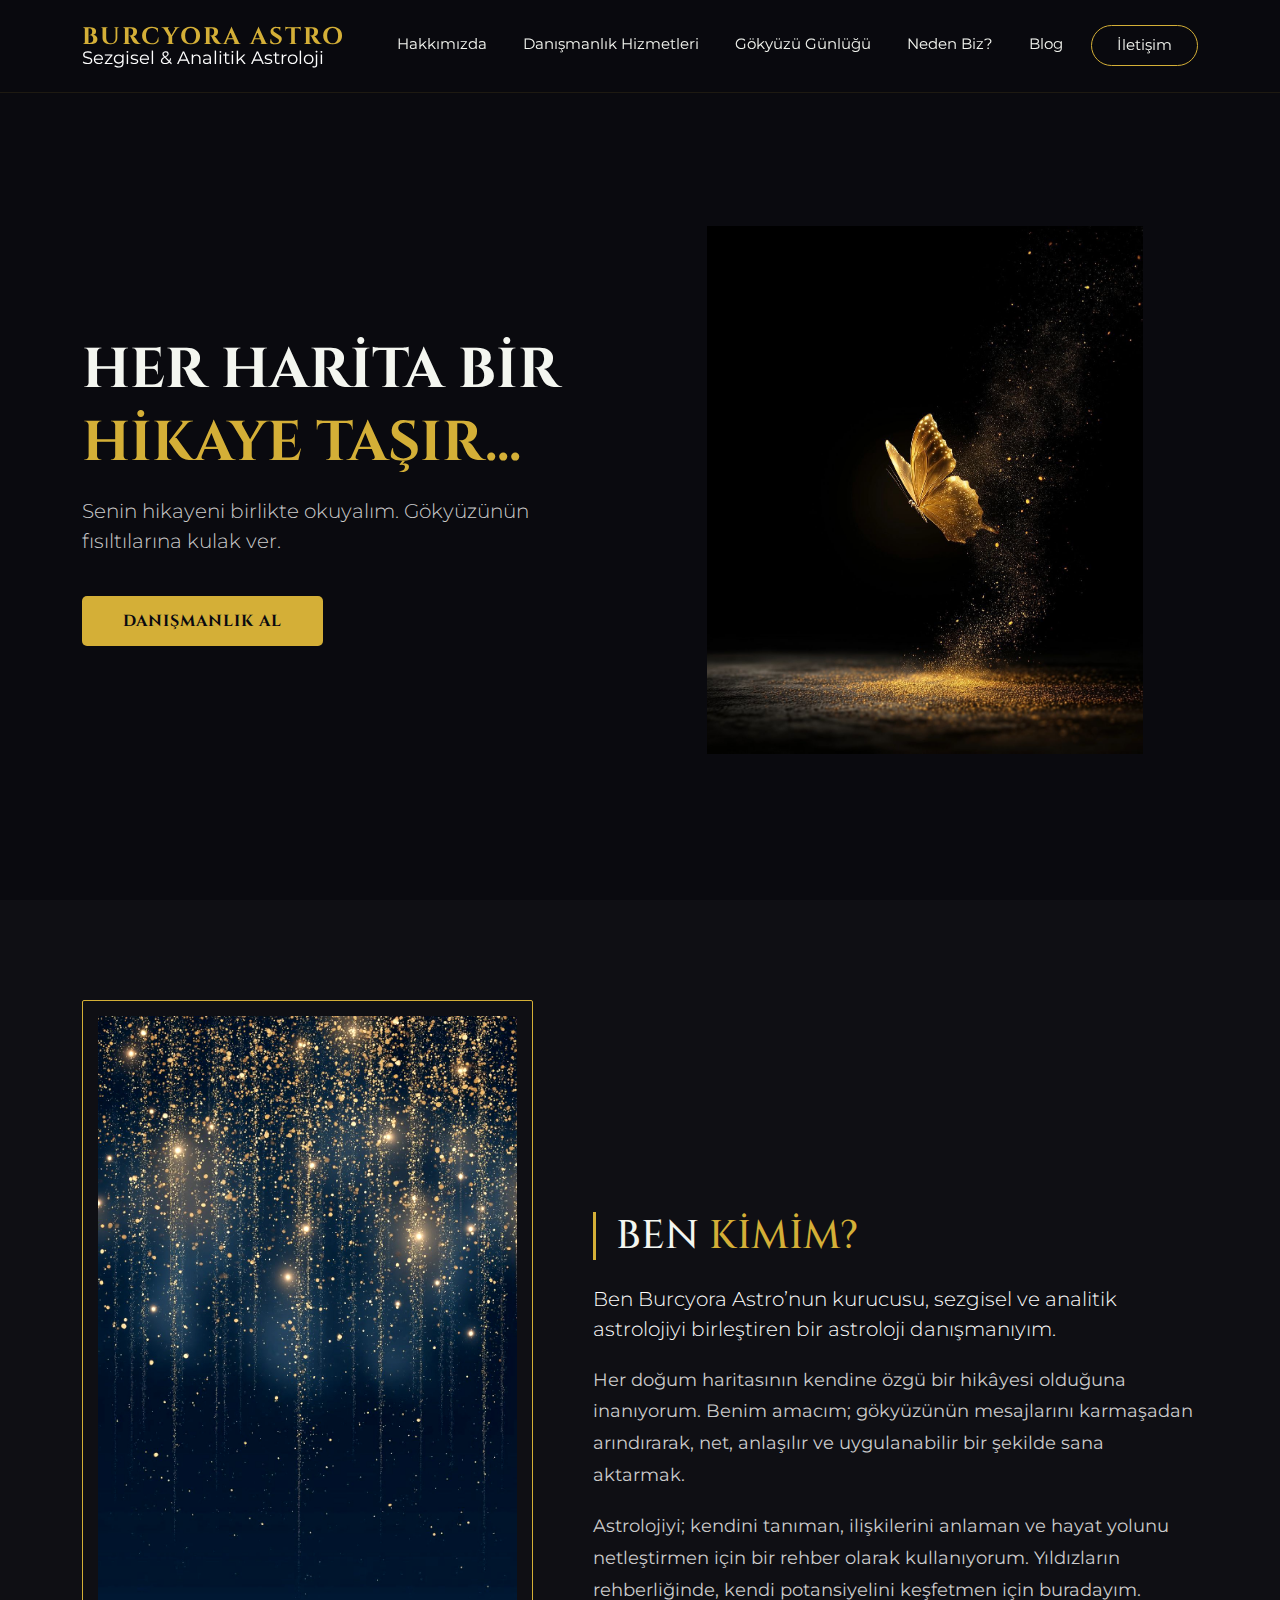
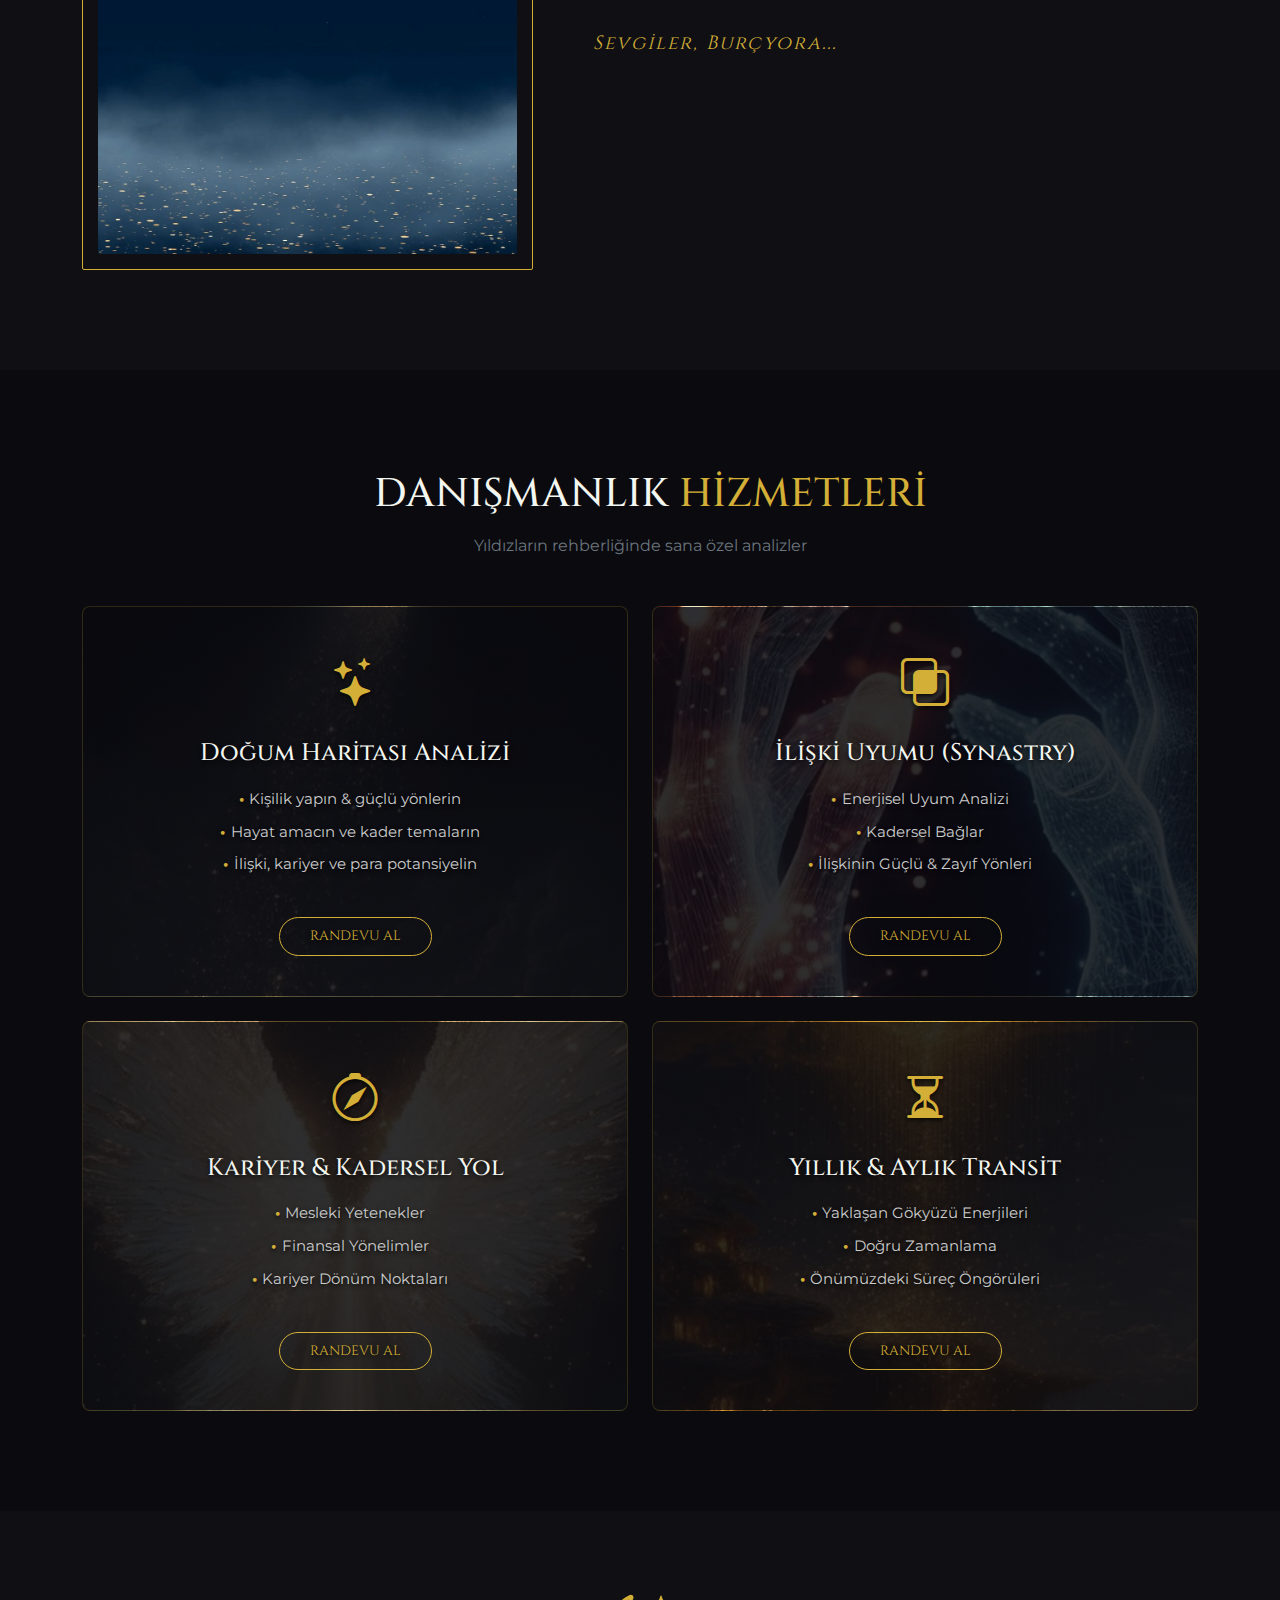
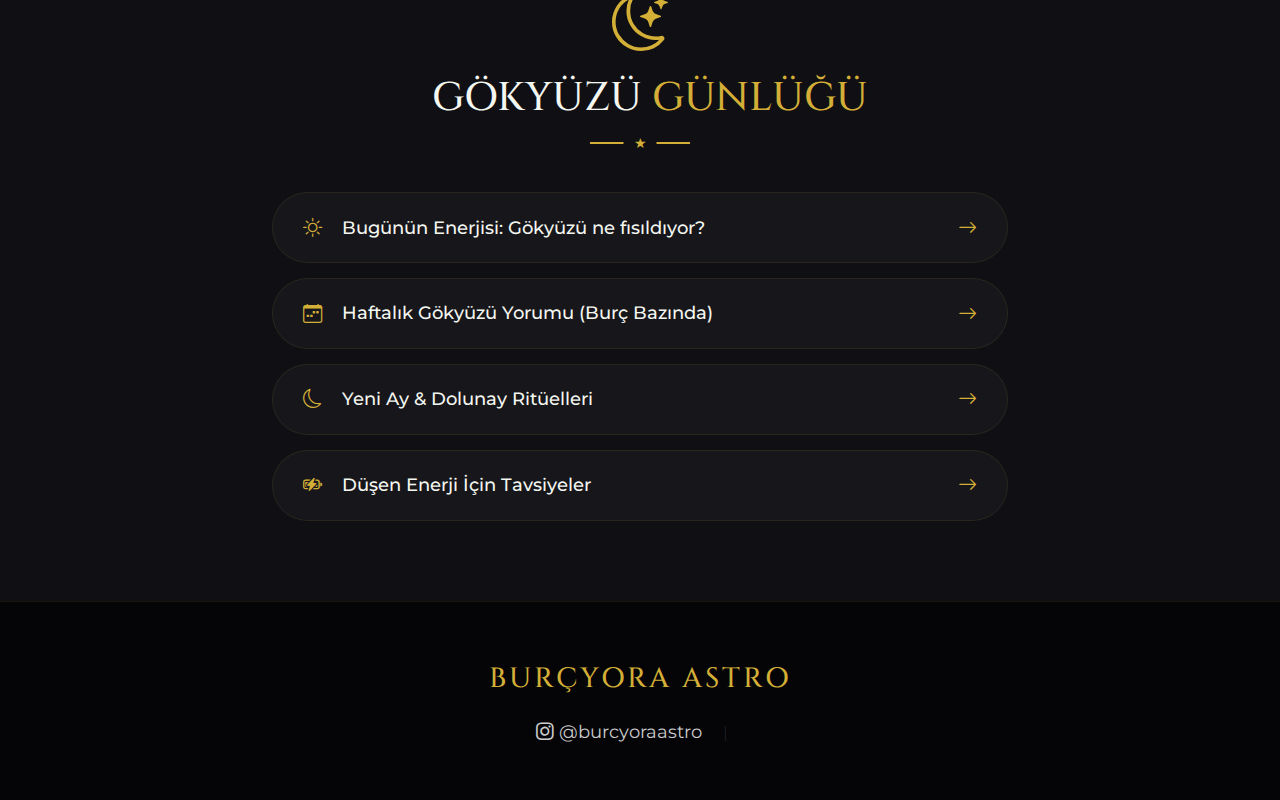
<file: index.html>
<!DOCTYPE html>
<html lang="tr">

<head>
    <meta charset="UTF-8">
    <meta name="viewport" content="width=device-width, initial-scale=1.0">
    <title>Burçyora Astro</title>
    <link href="https://cdn.jsdelivr.net/npm/bootstrap@5.3.0/dist/css/bootstrap.min.css" rel="stylesheet">
    <link
        href="https://fonts.googleapis.com/css2?family=Cinzel:wght@400;700&family=Montserrat:wght@300;400&display=swap"
        rel="stylesheet">
    <link rel="stylesheet" href="https://cdn.jsdelivr.net/npm/bootstrap-icons@1.11.0/font/bootstrap-icons.css">
    <link rel="stylesheet" href="style.css">
</head>

<body>

    <nav class="navbar navbar-expand-lg fixed-top">
        <div class="container">
            <!-- <a class="navbar-brand logo-text" href="/index.html">BURCYORA ASTRO </a> -->
            <a class="navbar-brand d-flex flex-column" href="/index.html" style="line-height: 1;">
                <span class="logo-text">BURCYORA ASTRO</span>
                <span class="logo-slogan small" style="color: white">Sezgisel & Analitik Astroloji</span>
            </a>


            <button class="navbar-toggler" type="button" data-bs-toggle="collapse" data-bs-target="#navbarNav">
                <span class="navbar-toggler-icon" style="filter: invert(1);"></span>
            </button>

            <div class="collapse navbar-collapse justify-content-end" id="navbarNav">
                <ul class="navbar-nav">
                    <ul class="navbar-nav">
                        <li class="nav-item"><a class="nav-link" href="/about.html">Hakkımızda</a></li>
                        <li class="nav-item"><a class="nav-link" href="/consultancy.html">Danışmanlık Hizmetleri</a>
                        </li>
                        <li class="nav-item"><a class="nav-link" href="/skydiary.html">Gökyüzü Günlüğü</a></li>
                        <li class="nav-item"><a class="nav-link" href="/whyus.html">Neden Biz?</a></li>
                        <li class="nav-item"><a class="nav-link" href="/blog.html">Blog</a></li>
                        <li class="nav-item"><a class="nav-link btn-iletisim" href="/danismanlik.html">İletişim</a></li>
                    </ul>
                </ul>
            </div>
        </div>
    </nav>

    <section class="hero-section d-flex align-items-center">
        <div class="container">
            <div class="row align-items-center">
                <div class="col-lg-6 hero-content">
                    <h1 class="display-4 fw-bold">HER HARİTA BİR <br> <span class="text-gold">HİKAYE TAŞIR...</span>
                    </h1>
                    <p class="lead mt-3">Senin hikayeni birlikte okuyalım. Gökyüzünün fısıltılarına kulak ver.</p>
                    <a href="/danismanlik.html" class="btn btn-gold mt-4">DANIŞMANLIK AL</a>
                </div>

                <div class="col-lg-6 text-center position-relative">
                    <div class="glow-effect"></div>
                    <img src="/assets/img/mainpage.jpeg" alt="Astroloji ve Kelebek" class="img-fluid hero-image">
                </div>
            </div>
        </div>
    </section>
    <section id="hakkimizda" class="about-section">
        <div class="container">
            <div class="row align-items-center">

                <div class="col-lg-5 mb-4 mb-lg-0">
                    <div class="about-image-box">
                        <img src="/assets/img/benkimim.jpeg" alt="Astroloğunuz" class="img-fluid w-100">
                    </div>
                </div>

                <div class="col-lg-7 ps-lg-5">
                    <h2 class="section-title">BEN <span class="text-gold">KİMİM?</span></h2>

                    <p class="lead text-white mt-4">
                        Ben Burcyora Astro’nun kurucusu,
                        sezgisel ve analitik astrolojiyi birleştiren bir astroloji danışmanıyım.
                    </p>

                    <p class="about-text">
                        Her doğum haritasının kendine özgü bir hikâyesi olduğuna inanıyorum.
                        Benim amacım; gökyüzünün mesajlarını karmaşadan arındırarak,
                        net, anlaşılır ve uygulanabilir bir şekilde sana aktarmak.
                    </p>
                    <p class="about-text">
                        Astrolojiyi;
                        kendini tanıman, ilişkilerini anlaman ve hayat yolunu netleştirmen için
                        bir rehber olarak kullanıyorum.

                        Yıldızların rehberliğinde, kendi potansiyelini keşfetmen için buradayım.
                    </p>

                    <div class="mt-4">
                        <span class="signature">Sevgiler, Burçyora...</span>
                    </div>
                </div>

            </div>
        </div>
    </section>
    <section id="hizmetler" class="services-section">
        <div class="container">
            <div class="text-center mb-5">
                <h2 class="section-title d-inline-block border-0">DANIŞMANLIK <span class="text-gold">HİZMETLERİ</span>
                </h2>
                <p class="text-secondary mt-2">Yıldızların rehberliğinde sana özel analizler</p>
            </div>

            <div class="row g-4">

                <div class="col-md-6">
                    <div class="service-box box-1 text-center">
                        <div class="icon-wrapper">
                            <i class="bi bi-stars"></i>
                        </div>
                        <h3>Doğum Haritası Analizi</h3>
                        <ul class="service-list">
                            <li>Kişilik yapın & güçlü yönlerin</li>
                            <li>Hayat amacın ve kader temaların</li>
                            <li>İlişki, kariyer ve para potansiyelin</li>
                        </ul>
                        <a href="#" class="btn btn-outline-gold mt-3">Randevu Al</a>
                    </div>
                </div>

                <div class="col-md-6">
                    <div class="service-box box-2 text-center">
                        <div class="icon-wrapper">
                            <i class="bi bi-intersect"></i>
                        </div>
                        <h3>İlişki Uyumu (Synastry)</h3>
                        <ul class="service-list">
                            <li>Enerjisel Uyum Analizi</li>
                            <li>Kadersel Bağlar</li>
                            <li>İlişkinin Güçlü & Zayıf Yönleri</li>
                        </ul>
                        <a href="#" class="btn btn-outline-gold mt-3">Randevu Al</a>
                    </div>
                </div>

                <div class="col-md-6">
                    <div class="service-box box-3 text-center">
                        <div class="icon-wrapper">
                            <i class="bi bi-compass"></i>
                        </div>
                        <h3>Kariyer & Kadersel Yol</h3>
                        <ul class="service-list">
                            <li>Mesleki Yetenekler</li>
                            <li>Finansal Yönelimler</li>
                            <li>Kariyer Dönüm Noktaları</li>
                        </ul>
                        <a href="#" class="btn btn-outline-gold mt-3">Randevu Al</a>
                    </div>
                </div>

                <div class="col-md-6">
                    <div class="service-box box-4 text-center">
                        <div class="icon-wrapper">
                            <i class="bi bi-hourglass-split"></i>
                        </div>
                        <h3>Yıllık & Aylık Transit</h3>
                        <ul class="service-list">
                            <li>Yaklaşan Gökyüzü Enerjileri</li>
                            <li>Doğru Zamanlama</li>
                            <li>Önümüzdeki Süreç Öngörüleri</li>
                        </ul>
                        <a href="#" class="btn btn-outline-gold mt-3">Randevu Al</a>
                    </div>
                </div>

            </div>
        </div>
    </section>
    <section id="blog" class="journal-section text-center">
        <div class="container">

            <div class="mb-5">
                <i class="bi bi-moon-stars display-4 text-gold"></i>
                <h2 class="section-title border-0 mt-3">GÖKYÜZÜ <span class="text-gold">GÜNLÜĞÜ</span></h2>
                <div class="gold-divider mx-auto"></div>
            </div>

            <div class="row justify-content-center">
                <div class="col-lg-8">
                    <div class="journal-list">

                        <a href="/skydiary.html" class="journal-item">
                            <span class="journal-icon"><i class="bi bi-sun"></i></span>
                            <span class="journal-text">Bugünün Enerjisi: Gökyüzü ne
                                fısıldıyor?</span>
                            <span class="journal-arrow"><i class="bi bi-arrow-right"></i></span>
                        </a>

                        <a href="/skydiary.html" class="journal-item">
                            <span class="journal-icon"><i class="bi bi-calendar-week"></i></span>
                            <span class="journal-text">Haftalık Gökyüzü Yorumu (Burç Bazında)</span>
                            <span class="journal-arrow"><i class="bi bi-arrow-right"></i></span>
                        </a>

                        <a href="/skydiary.html" class="journal-item">
                            <span class="journal-icon"><i class="bi bi-moon"></i></span>
                            <span class="journal-text">Yeni Ay & Dolunay Ritüelleri</span>
                            <span class="journal-arrow"><i class="bi bi-arrow-right"></i></span>
                        </a>

                        <a href="/skydiary.html" class="journal-item">
                            <span class="journal-icon"><i class="bi bi-battery-charging"></i></span>
                            <span class="journal-text">Düşen Enerji İçin Tavsiyeler</span>
                            <span class="journal-arrow"><i class="bi bi-arrow-right"></i></span>
                        </a>

                    </div>
                </div>
            </div>

        </div>
    </section>

    <footer id="iletisim" class="site-footer text-center">
        <div class="container">

            <h3 class="footer-logo mb-4">BURÇYORA ASTRO</h3>

            <div class="social-icons mb-4">
                <a href="https://instagram.com/burcyoraastro" target="_blank" class="social-link">
                    <i class="bi bi-instagram"></i> @burcyoraastro
                </a>
                <span class="mx-3 text-muted">|</span>
                <a href <script src="https://cdn.jsdelivr.net/npm/bootstrap@5.3.0/dist/js/bootstrap.bundle.min.js">
                    </script>
                    <script src="https://cdn.jsdelivr.net/npm/bootstrap@5.3.0/dist/js/bootstrap.bundle.min.js"></script>
</body>

</html>
</file>
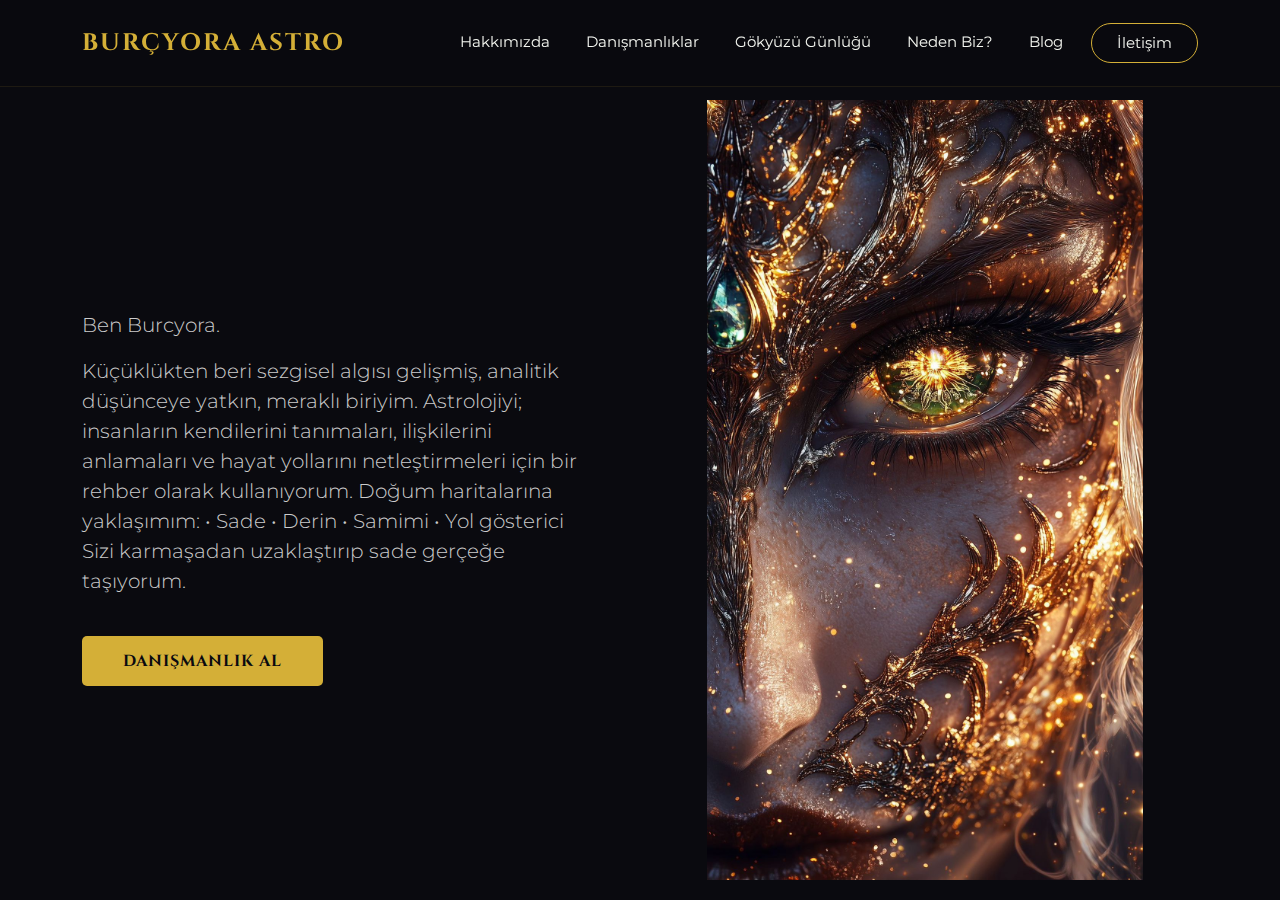
<file: about.html>
<!DOCTYPE html>
<html lang="en">

<head>
    <meta charset="UTF-8">
    <meta name="viewport" content="width=device-width, initial-scale=1.0">
    <title>Burçyora Astro</title>
    <link href="https://cdn.jsdelivr.net/npm/bootstrap@5.3.0/dist/css/bootstrap.min.css" rel="stylesheet">
    <link
        href="https://fonts.googleapis.com/css2?family=Cinzel:wght@400;700&family=Montserrat:wght@300;400&display=swap"
        rel="stylesheet">
    <link rel="stylesheet" href="https://cdn.jsdelivr.net/npm/bootstrap-icons@1.11.0/font/bootstrap-icons.css">
    <link rel="stylesheet" href="style.css">
</head>

<body>
    <nav class="navbar navbar-expand-lg fixed-top">
        <div class="container">
            <a class="navbar-brand logo-text" href="/index.html">BURÇYORA ASTRO</a>

            <button class="navbar-toggler" type="button" data-bs-toggle="collapse" data-bs-target="#navbarNav">
                <span class="navbar-toggler-icon" style="filter: invert(1);"></span>
            </button>

            <div class="collapse navbar-collapse justify-content-end" id="navbarNav">
                <ul class="navbar-nav">
                    <ul class="navbar-nav">
                        <li class="nav-item"><a class="nav-link" href="/about.html">Hakkımızda</a></li>
                        <li class="nav-item"><a class="nav-link" href="/consultancy.html">Danışmanlıklar</a></li>
                        <li class="nav-item"><a class="nav-link" href="#">Gökyüzü Günlüğü</a></li>
                        <li class="nav-item"><a class="nav-link" href="#">Neden Biz?</a></li>
                        <li class="nav-item"><a class="nav-link" href="#">Blog</a></li>
                        <li class="nav-item"><a class="nav-link btn-iletisim" href="/danismanlik.html">İletişim</a></li>
                    </ul>
                </ul>
            </div>
        </div>
    </nav>
    <section class="hero-section d-flex align-items-center">
        <div class="container">
            <div class="row align-items-center">
                <div class="col-lg-6 hero-content">
                    <!-- <h1 class="display-4 fw-bold">HER HARİTA BİR <br> <span class="text-gold">HİKAYE TAŞIR...</span>
                    </h1> -->
                    <p class="lead mt-3">Ben Burcyora.</p>
                    <p class="lead mt-3">Küçüklükten beri sezgisel algısı gelişmiş, analitik düşünceye yatkın, meraklı
                        biriyim.
                        Astrolojiyi; insanların kendilerini tanımaları, ilişkilerini anlamaları ve hayat yollarını
                        netleştirmeleri için bir rehber olarak kullanıyorum.

                        Doğum haritalarına yaklaşımım:
                        • Sade
                        • Derin
                        • Samimi
                        • Yol gösterici

                        Sizi karmaşadan uzaklaştırıp sade gerçeğe taşıyorum.</p>
                    <a href="#" class="btn btn-gold mt-4">DANIŞMANLIK AL</a>
                </div>

                <div class="col-lg-6 text-center position-relative">
                    <div class="glow-effect"></div>
                    <img src="/assets/img/aboutme.jpeg" alt="Astroloji ve Kelebek" class="img-fluid hero-image">
                </div>
            </div>
        </div>
    </section>
</body>

</html>
</file>
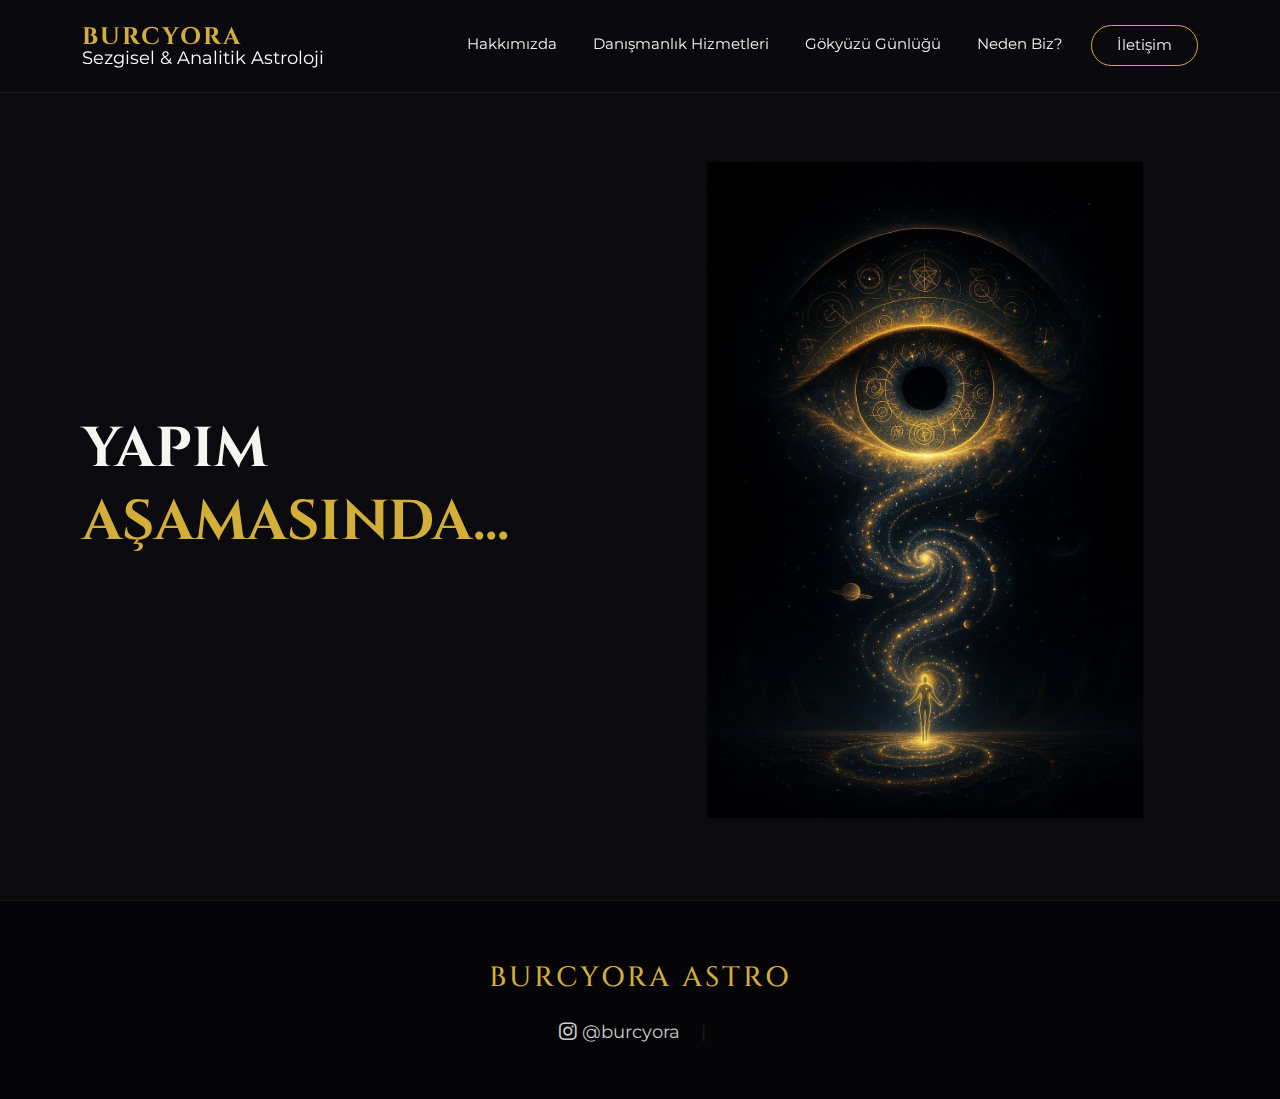
<file: blog.html>
<!DOCTYPE html>
<html lang="en">

<head>
    <meta charset="UTF-8">
    <meta name="viewport" content="width=device-width, initial-scale=1.0">
    <title>Burçyora Astro</title>
    <link href="https://cdn.jsdelivr.net/npm/bootstrap@5.3.0/dist/css/bootstrap.min.css" rel="stylesheet">
    <link
        href="https://fonts.googleapis.com/css2?family=Cinzel:wght@400;700&family=Montserrat:wght@300;400&display=swap"
        rel="stylesheet">
    <link rel="stylesheet" href="https://cdn.jsdelivr.net/npm/bootstrap-icons@1.11.0/font/bootstrap-icons.css">
    <link rel="stylesheet" href="style.css">
</head>

<body>
    <nav class="navbar navbar-expand-lg fixed-top">
        <div class="container">
            <!-- <a class="navbar-brand logo-text" href="/index.html">BURCYORA ASTRO </a> -->
            <a class="navbar-brand d-flex flex-column" href="/index.html" style="line-height: 1;">
                <span class="logo-text">BURCYORA</span>
                <span class="logo-slogan small" style="color: white">Sezgisel & Analitik Astroloji</span>
            </a>


            <button class="navbar-toggler" type="button" data-bs-toggle="collapse" data-bs-target="#navbarNav">
                <span class="navbar-toggler-icon" style="filter: invert(1);"></span>
            </button>

            <div class="collapse navbar-collapse justify-content-end" id="navbarNav">
                <ul class="navbar-nav">
                    <ul class="navbar-nav">
                        <li class="nav-item"><a class="nav-link" href="/hakkimizda.html">Hakkımızda</a></li>
                        <li class="nav-item"><a class="nav-link" href="/danismanlikhizmetleri.html">Danışmanlık
                                Hizmetleri</a>
                        </li>
                        <li class="nav-item"><a class="nav-link" href="/blog.html">Gökyüzü Günlüğü</a></li>
                        <li class="nav-item"><a class="nav-link" href="/nedenbiz.html">Neden Biz?</a></li>

                        <li class="nav-item"><a class="nav-link btn-iletisim" href="/iletisim.html">İletişim</a></li>
                    </ul>
                </ul>
            </div>
        </div>
    </nav>
    <section class="hero-section d-flex align-items-center">
        <div class="container">
            <div class="row align-items-center">
                <div class="col-lg-6 hero-content">
                    <h1 class="display-4 fw-bold">YAPIM <br> <span class="text-gold">AŞAMASINDA...</span>
                    </h1>

                    <!-- <a href="/danismanlik.html" class="btn btn-gold mt-4">DANIŞMANLIK AL</a> -->
                </div>

                <div class="col-lg-6 text-center position-relative">
                    <div class="glow-effect"></div>
                    <img src="/assets/img/underconst.jpeg" alt="Astroloji ve Kelebek" class="img-fluid hero-image">
                </div>
            </div>
        </div>
    </section>
    <footer id="iletisim" class="site-footer text-center">
        <div class="container">

            <h3 class="footer-logo mb-4">BURCYORA ASTRO</h3>

            <div class="social-icons mb-4">
                <a href="https://instagram.com/burcyora" target="_blank" class="social-link">
                    <i class="bi bi-instagram"></i> @burcyora
                    <span class="mx-3 text-muted">|</span>
    </footer>
</body>
<script src="https://cdn.jsdelivr.net/npm/bootstrap@5.3.0/dist/js/bootstrap.bundle.min.js"></script>

</html>
</file>
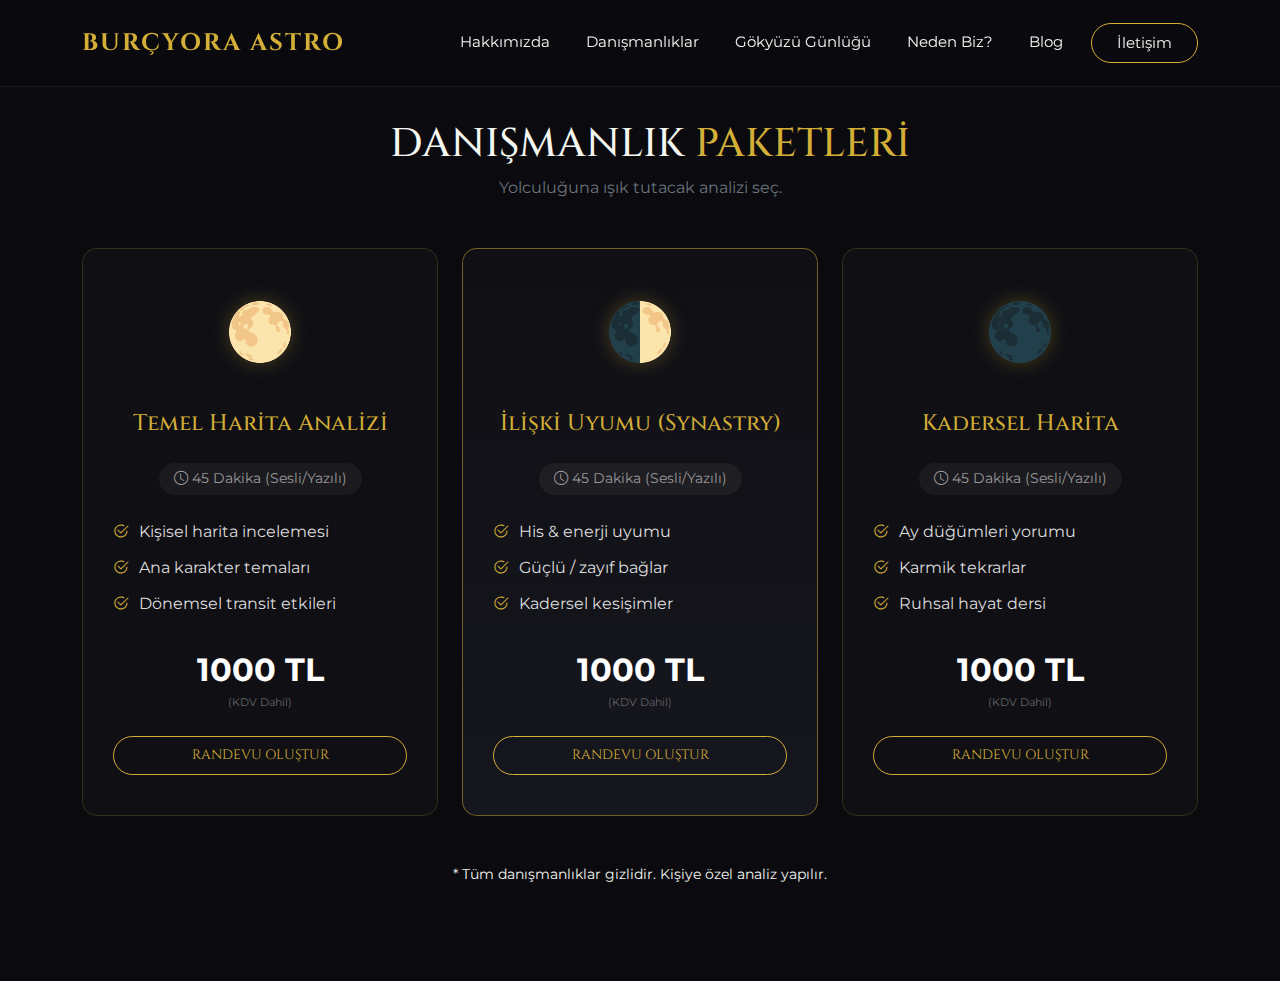
<file: consultancy.html>
<!DOCTYPE html>
<html lang="tr">

<head>
    <meta charset="UTF-8">
    <meta name="viewport" content="width=device-width, initial-scale=1.0">
    <title>Danışmanlıklar - Burçyora Astro</title>
    <link href="https://cdn.jsdelivr.net/npm/bootstrap@5.3.0/dist/css/bootstrap.min.css" rel="stylesheet">
    <link
        href="https://fonts.googleapis.com/css2?family=Cinzel:wght@400;700&family=Montserrat:wght@300;400&display=swap"
        rel="stylesheet">
    <link rel="stylesheet" href="https://cdn.jsdelivr.net/npm/bootstrap-icons@1.11.0/font/bootstrap-icons.css">
    <link href="style.css" rel="stylesheet">
</head>

<body class="consulting-page-body">

    <nav class="navbar navbar-expand-lg fixed-top">
        <div class="container">
            <a class="navbar-brand logo-text" href="/index.html">BURÇYORA ASTRO</a>

            <button class="navbar-toggler" type="button" data-bs-toggle="collapse" data-bs-target="#navbarNav">
                <span class="navbar-toggler-icon" style="filter: invert(1);"></span>
            </button>

            <div class="collapse navbar-collapse justify-content-end" id="navbarNav">
                <ul class="navbar-nav">
                    <ul class="navbar-nav">
                        <li class="nav-item"><a class="nav-link" href="/about.html">Hakkımızda</a></li>
                        <li class="nav-item"><a class="nav-link" href="/consultancy.html">Danışmanlıklar</a></li>
                        <li class="nav-item"><a class="nav-link" href="#">Gökyüzü Günlüğü</a></li>
                        <li class="nav-item"><a class="nav-link" href="#">Neden Biz?</a></li>
                        <li class="nav-item"><a class="nav-link" href="/blog.html">Blog</a></li>
                        <li class="nav-item"><a class="nav-link btn-iletisim" href="/iletisim.html">İletişim</a></li>
                    </ul>
                </ul>
            </div>
        </div>
    </nav>
    <section class="pricing-section">
        <div class="container">

            <div class="text-center mb-5">
                <h1 class="section-title border-0">DANIŞMANLIK <span class="text-gold">PAKETLERİ</span></h1>
                <p class="text-secondary">Yolculuğuna ışık tutacak analizi seç.</p>
            </div>

            <div class="row g-4 justify-content-center">

                <div class="col-lg-4 col-md-6">
                    <div class="pricing-card">
                        <div class="card-icon">🌕</div>
                        <h3 class="package-title">Temel Harita Analizi</h3>
                        <div class="package-duration"><i class="bi bi-clock"></i> 45 Dakika (Sesli/Yazılı)</div>

                        <ul class="package-features">
                            <li><i class="bi bi-check2-circle text-gold"></i> Kişisel harita incelemesi</li>
                            <li><i class="bi bi-check2-circle text-gold"></i> Ana karakter temaları</li>
                            <li><i class="bi bi-check2-circle text-gold"></i> Dönemsel transit etkileri</li>
                        </ul>

                        <div class="price-tag">1000 TL</div>
                        <a href="danismanlik.html" class="btn btn-outline-gold w-100 mt-3">RANDEVU OLUŞTUR</a>
                    </div>
                </div>

                <div class="col-lg-4 col-md-6">
                    <div class="pricing-card featured-card">
                        <div class="card-icon">🌓</div>
                        <h3 class="package-title">İlişki Uyumu (Synastry)</h3>
                        <div class="package-duration"><i class="bi bi-clock"></i> 45 Dakika (Sesli/Yazılı)</div>

                        <ul class="package-features">
                            <li><i class="bi bi-check2-circle text-gold"></i> His & enerji uyumu</li>
                            <li><i class="bi bi-check2-circle text-gold"></i> Güçlü / zayıf bağlar</li>
                            <li><i class="bi bi-check2-circle text-gold"></i> Kadersel kesişimler</li>
                        </ul>

                        <div class="price-tag">1000 TL</div>
                        <a href="danismanlik.html" class="btn btn-outline-gold w-100 mt-3">RANDEVU OLUŞTUR</a>
                    </div>
                </div>

                <div class="col-lg-4 col-md-6">
                    <div class="pricing-card">
                        <div class="card-icon">🌑</div>
                        <h3 class="package-title">Kadersel Harita</h3>
                        <div class="package-duration"><i class="bi bi-clock"></i> 45 Dakika (Sesli/Yazılı)</div>

                        <ul class="package-features">
                            <li><i class="bi bi-check2-circle text-gold"></i> Ay düğümleri yorumu</li>
                            <li><i class="bi bi-check2-circle text-gold"></i> Karmik tekrarlar</li>
                            <li><i class="bi bi-check2-circle text-gold"></i> Ruhsal hayat dersi</li>
                        </ul>

                        <div class="price-tag">1000 TL</div>
                        <a href="danismanlik.html" class="btn btn-outline-gold w-100 mt-3">RANDEVU OLUŞTUR</a>
                    </div>
                </div>

            </div>

            <div class="text-center mt-5">
                <p class=" small">* Tüm danışmanlıklar gizlidir.
                    Kişiye özel analiz yapılır.</p>
            </div>

        </div>
    </section>

</body>

</html>
</file>
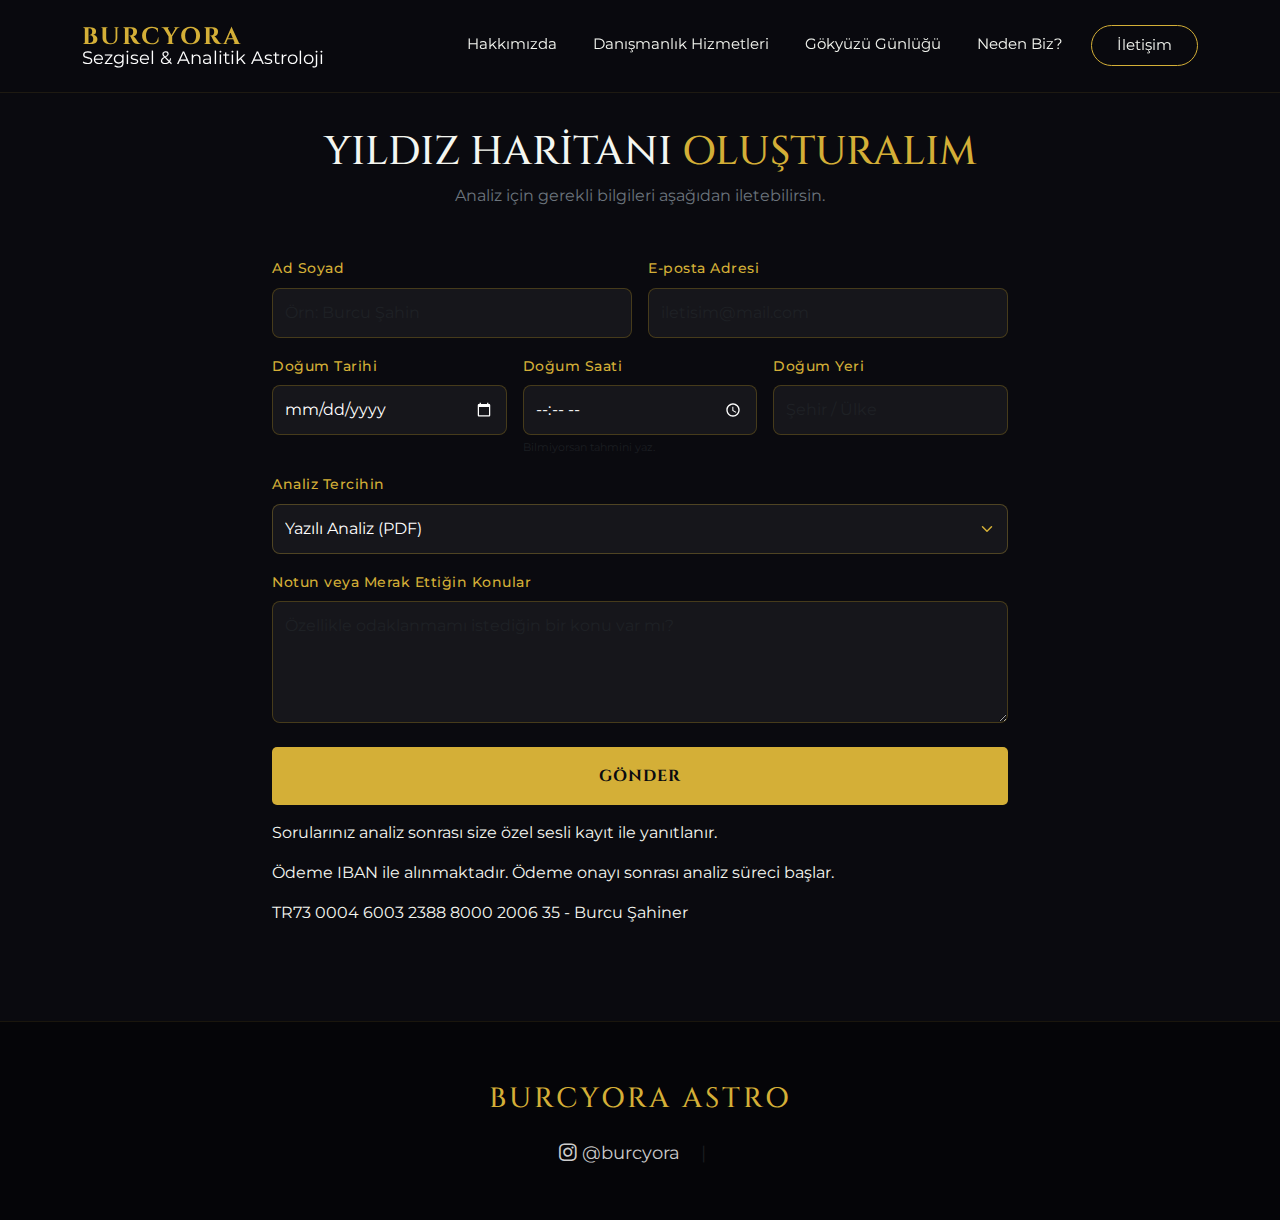
<file: danismanlik.html>
<!DOCTYPE html>
<html lang="en">

<head>
    <meta charset="UTF-8">
    <meta name="viewport" content="width=device-width, initial-scale=1.0">
    <title>Burçyora Astro</title>
    <link href="https://cdn.jsdelivr.net/npm/bootstrap@5.3.0/dist/css/bootstrap.min.css" rel="stylesheet">
    <link
        href="https://fonts.googleapis.com/css2?family=Cinzel:wght@400;700&family=Montserrat:wght@300;400&display=swap"
        rel="stylesheet">
    <link rel="stylesheet" href="https://cdn.jsdelivr.net/npm/bootstrap-icons@1.11.0/font/bootstrap-icons.css">
    <link rel="stylesheet" href="style.css">
</head>

<body>
    <nav class="navbar navbar-expand-lg fixed-top">
        <div class="container">
            <!-- <a class="navbar-brand logo-text" href="/index.html">BURCYORA ASTRO </a> -->
            <a class="navbar-brand d-flex flex-column" href="/index.html" style="line-height: 1;">
                <span class="logo-text">BURCYORA</span>
                <span class="logo-slogan small" style="color: white">Sezgisel & Analitik Astroloji</span>
            </a>


            <button class="navbar-toggler" type="button" data-bs-toggle="collapse" data-bs-target="#navbarNav">
                <span class="navbar-toggler-icon" style="filter: invert(1);"></span>
            </button>

            <div class="collapse navbar-collapse justify-content-end" id="navbarNav">
                <ul class="navbar-nav">
                    <ul class="navbar-nav">
                        <li class="nav-item"><a class="nav-link" href="/hakkimizda.html">Hakkımızda</a></li>
                        <li class="nav-item"><a class="nav-link" href="/danismanlikhizmetleri.html">Danışmanlık
                                Hizmetleri</a>
                        </li>
                        <li class="nav-item"><a class="nav-link" href="/blog.html">Gökyüzü Günlüğü</a></li>
                        <li class="nav-item"><a class="nav-link" href="/nedenbiz.html">Neden Biz?</a></li>

                        <li class="nav-item"><a class="nav-link btn-iletisim" href="/iletisim.html">İletişim</a></li>
                    </ul>
                </ul>
            </div>
        </div>
    </nav>
    <section id="randevu" class="contact-form-section">
        <div class="container">

            <div class="text-center my-5">
                <h2 class="section-title border-0">YILDIZ HARİTANI <span class="text-gold">OLUŞTURALIM</span></h2>
                <p class="text-secondary">Analiz için gerekli bilgileri aşağıdan iletebilirsin.</p>
            </div>

            <div class="row justify-content-center">
                <div class="col-lg-8">
                    <form id="appointmentForm" class="astro-form">

                        <div class="row g-3 mb-3">
                            <div class="col-md-6">
                                <label class="form-label text-gold">Ad Soyad</label>
                                <input type="text" name="Ad_Soyad" class="form-control custom-input"
                                    placeholder="Örn: Burcu Şahin" required>
                            </div>
                            <div class="col-md-6">
                                <label class="form-label text-gold">E-posta Adresi</label>
                                <input type="email" name="Email" class="form-control custom-input"
                                    placeholder="iletisim@mail.com" required>
                            </div>
                        </div>

                        <div class="row g-3 mb-3">
                            <div class="col-md-4">
                                <label class="form-label text-gold">Doğum Tarihi</label>
                                <input type="date" name="Dogum_Tarihi" class="form-control custom-input" required>
                            </div>
                            <div class="col-md-4">
                                <label class="form-label text-gold">Doğum Saati</label>
                                <input type="time" name="Dogum_Saati" class="form-control custom-input" required>
                                <div class="form-text text-muted" style="font-size: 0.7rem;">Bilmiyorsan tahmini yaz.
                                </div>
                            </div>
                            <div class="col-md-4">
                                <label class="form-label text-gold">Doğum Yeri</label>
                                <input type="text" name="Dogum_Yeri" class="form-control custom-input"
                                    placeholder="Şehir / Ülke" required>
                            </div>
                        </div>

                        <div class="mb-3">
                            <label class="form-label text-gold">Analiz Tercihin</label>
                            <select name="Analiz_Turu" class="form-select custom-input">
                                <option value="Yazili"> Yazılı Analiz (PDF)</option>
                                <option value="Sesli"> Sesli Analiz (Ses Kaydı)</option>

                            </select>
                        </div>

                        <div class="mb-4">
                            <label class="form-label text-gold">Notun veya Merak Ettiğin Konular</label>
                            <textarea name="Mesaj" rows="4" class="form-control custom-input"
                                placeholder="Özellikle odaklanmamı istediğin bir konu var mı?"></textarea>
                        </div>

                        <div class="text-center">
                            <button type="submit" id="appSubmitBtn" class="btn btn-gold w-100 py-3">
                                <span id="appBtnText"> GÖNDER </span>
                                <span id="appBtnLoader" class="spinner-border spinner-border-sm d-none" role="status"
                                    aria-hidden="true"></span>
                            </button>
                        </div>
                        <p class="mt-3">Sorularınız analiz sonrası size özel sesli kayıt ile yanıtlanır.</p>
                        <p>Ödeme IBAN ile alınmaktadır. Ödeme onayı sonrası analiz süreci başlar.</p>
                        <p>TR73 0004 6003 2388 8000 2006 35 - Burcu Şahiner</p>
                    </form>
                </div>
            </div>

        </div>
    </section>
    <footer id="iletisim" class="site-footer text-center">
        <div class="container">

            <h3 class="footer-logo mb-4">BURCYORA ASTRO</h3>

            <div class="social-icons mb-4">
                <a href="https://instagram.com/burcyora" target="_blank" class="social-link">
                    <i class="bi bi-instagram"></i> @burcyora
                    <span class="mx-3 text-muted">|</span>
    </footer>
</body>
<script src="https://cdn.jsdelivr.net/npm/bootstrap@5.3.0/dist/js/bootstrap.bundle.min.js"></script>
<script src="form.js"></script>

</html>
</file>
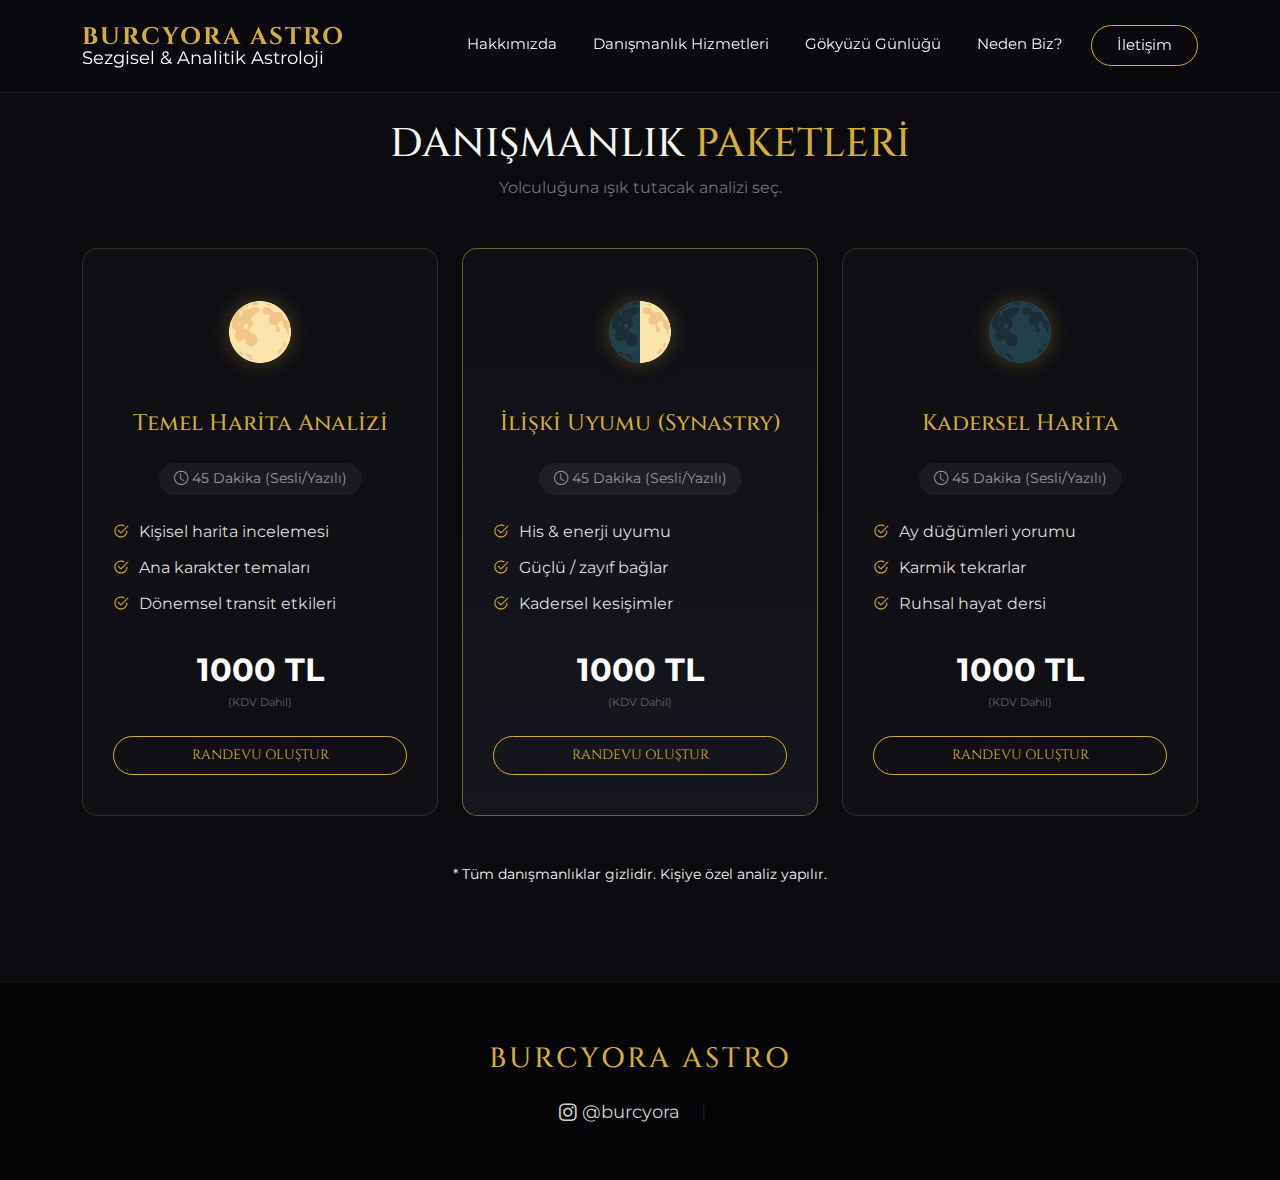
<file: danismanlikhizmetleri.html>
<!DOCTYPE html>
<html lang="tr">

<head>
    <meta charset="UTF-8">
    <meta name="viewport" content="width=device-width, initial-scale=1.0">
    <title>Danışmanlıklar - Burçyora Astro</title>
    <link href="https://cdn.jsdelivr.net/npm/bootstrap@5.3.0/dist/css/bootstrap.min.css" rel="stylesheet">
    <link
        href="https://fonts.googleapis.com/css2?family=Cinzel:wght@400;700&family=Montserrat:wght@300;400&display=swap"
        rel="stylesheet">
    <link rel="stylesheet" href="https://cdn.jsdelivr.net/npm/bootstrap-icons@1.11.0/font/bootstrap-icons.css">
    <link href="style.css" rel="stylesheet">
</head>

<body class="consulting-page-body">

    <nav class="navbar navbar-expand-lg fixed-top">
        <div class="container">
            <!-- <a class="navbar-brand logo-text" href="/index.html">BURCYORA ASTRO </a> -->
            <a class="navbar-brand d-flex flex-column" href="/index.html" style="line-height: 1;">
                <span class="logo-text">BURCYORA ASTRO</span>
                <span class="logo-slogan small" style="color: white">Sezgisel & Analitik Astroloji</span>
            </a>


            <button class="navbar-toggler" type="button" data-bs-toggle="collapse" data-bs-target="#navbarNav">
                <span class="navbar-toggler-icon" style="filter: invert(1);"></span>
            </button>

            <div class="collapse navbar-collapse justify-content-end" id="navbarNav">
                <ul class="navbar-nav">
                    <ul class="navbar-nav">
                        <li class="nav-item"><a class="nav-link" href="/hakkimizda.html">Hakkımızda</a></li>
                        <li class="nav-item"><a class="nav-link" href="/danismanlikhizmetleri.html">Danışmanlık
                                Hizmetleri</a>
                        </li>
                        <li class="nav-item"><a class="nav-link" href="/blog.html">Gökyüzü Günlüğü</a></li>
                        <li class="nav-item"><a class="nav-link" href="/nedenbiz.html">Neden Biz?</a></li>

                        <li class="nav-item"><a class="nav-link btn-iletisim" href="/iletisim.html">İletişim</a></li>
                    </ul>
                </ul>
            </div>
        </div>
    </nav>
    <section class="pricing-section">
        <div class="container">

            <div class="text-center mb-5">
                <h1 class="section-title border-0">DANIŞMANLIK <span class="text-gold">PAKETLERİ</span></h1>
                <p class="text-secondary">Yolculuğuna ışık tutacak analizi seç.</p>
            </div>

            <div class="row g-4 justify-content-center">

                <div class="col-lg-4 col-md-6">
                    <div class="pricing-card">
                        <div class="card-icon">🌕</div>
                        <h3 class="package-title">Temel Harita Analizi</h3>
                        <div class="package-duration"><i class="bi bi-clock"></i> 45 Dakika (Sesli/Yazılı)</div>

                        <ul class="package-features">
                            <li><i class="bi bi-check2-circle text-gold"></i> Kişisel harita incelemesi</li>
                            <li><i class="bi bi-check2-circle text-gold"></i> Ana karakter temaları</li>
                            <li><i class="bi bi-check2-circle text-gold"></i> Dönemsel transit etkileri</li>
                        </ul>

                        <div class="price-tag">1000 TL</div>
                        <a href="danismanlik.html" class="btn btn-outline-gold w-100 mt-3">RANDEVU OLUŞTUR</a>
                    </div>
                </div>

                <div class="col-lg-4 col-md-6">
                    <div class="pricing-card featured-card">
                        <div class="card-icon">🌓</div>
                        <h3 class="package-title">İlişki Uyumu (Synastry)</h3>
                        <div class="package-duration"><i class="bi bi-clock"></i> 45 Dakika (Sesli/Yazılı)</div>

                        <ul class="package-features">
                            <li><i class="bi bi-check2-circle text-gold"></i> His & enerji uyumu</li>
                            <li><i class="bi bi-check2-circle text-gold"></i> Güçlü / zayıf bağlar</li>
                            <li><i class="bi bi-check2-circle text-gold"></i> Kadersel kesişimler</li>
                        </ul>

                        <div class="price-tag">1000 TL</div>
                        <a href="danismanlik.html" class="btn btn-outline-gold w-100 mt-3">RANDEVU OLUŞTUR</a>
                    </div>
                </div>

                <div class="col-lg-4 col-md-6">
                    <div class="pricing-card">
                        <div class="card-icon">🌑</div>
                        <h3 class="package-title">Kadersel Harita</h3>
                        <div class="package-duration"><i class="bi bi-clock"></i> 45 Dakika (Sesli/Yazılı)</div>

                        <ul class="package-features">
                            <li><i class="bi bi-check2-circle text-gold"></i> Ay düğümleri yorumu</li>
                            <li><i class="bi bi-check2-circle text-gold"></i> Karmik tekrarlar</li>
                            <li><i class="bi bi-check2-circle text-gold"></i> Ruhsal hayat dersi</li>
                        </ul>

                        <div class="price-tag">1000 TL</div>
                        <a href="danismanlik.html" class="btn btn-outline-gold w-100 mt-3">RANDEVU OLUŞTUR</a>
                    </div>
                </div>

            </div>

            <div class="text-center mt-5">
                <p class=" small">* Tüm danışmanlıklar gizlidir.
                    Kişiye özel analiz yapılır.</p>
            </div>

        </div>
    </section>
    <footer id="iletisim" class="site-footer text-center">
        <div class="container">

            <h3 class="footer-logo mb-4">BURCYORA ASTRO</h3>

            <div class="social-icons mb-4">
                <a href="https://instagram.com/burcyora" target="_blank" class="social-link">
                    <i class="bi bi-instagram"></i> @burcyora
                    <span class="mx-3 text-muted">|</span>
    </footer>
</body>
<script src="https://cdn.jsdelivr.net/npm/bootstrap@5.3.0/dist/js/bootstrap.bundle.min.js"></script>

</html>
</file>
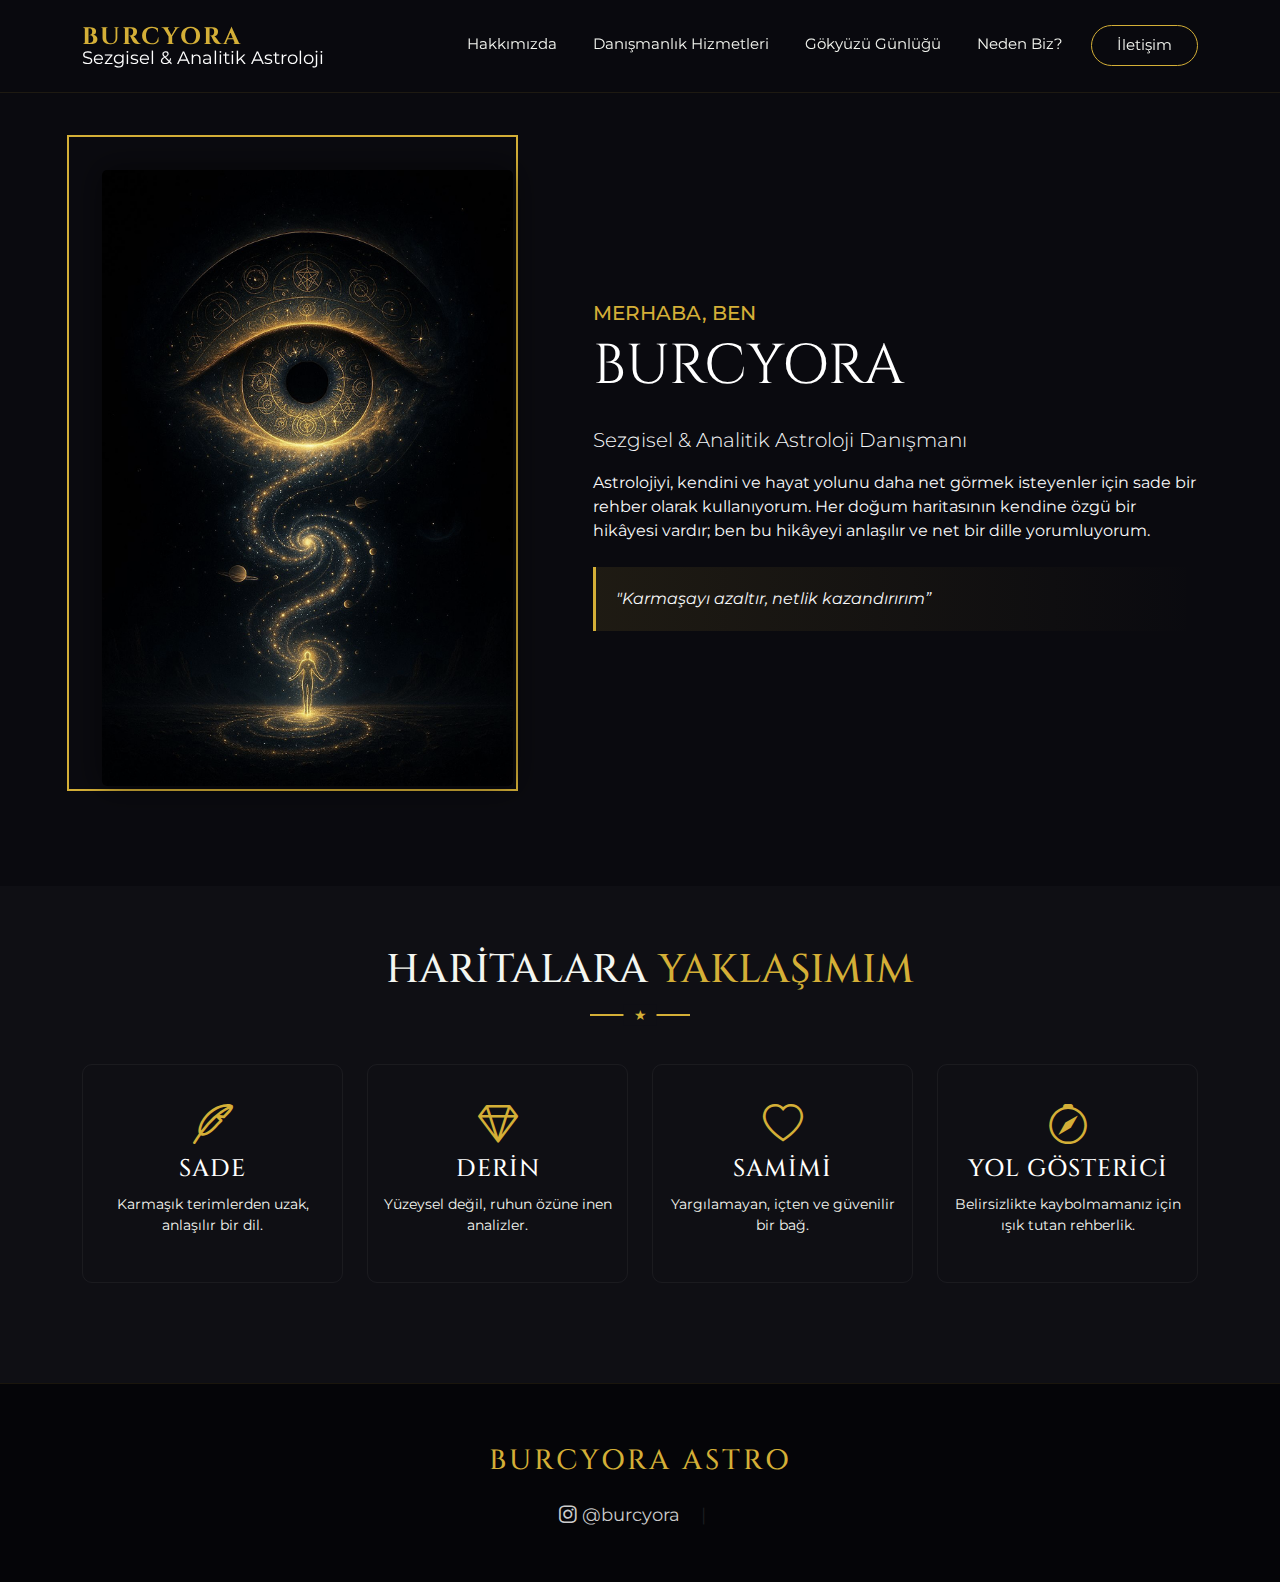
<file: hakkimizda.html>
<!DOCTYPE html>
<html lang="tr">

<head>
    <meta charset="UTF-8">
    <meta name="viewport" content="width=device-width, initial-scale=1.0">
    <title>Hakkımda - Burcyora Astro</title>
    <link href="https://cdn.jsdelivr.net/npm/bootstrap@5.3.0/dist/css/bootstrap.min.css" rel="stylesheet">
    <link
        href="https://fonts.googleapis.com/css2?family=Cinzel:wght@400;700&family=Montserrat:wght@300;400&display=swap"
        rel="stylesheet">
    <link rel="stylesheet" href="https://cdn.jsdelivr.net/npm/bootstrap-icons@1.11.0/font/bootstrap-icons.css">
    <link href="style.css" rel="stylesheet">
</head>

<body class="about-page-body">
    <nav class="navbar navbar-expand-lg fixed-top">
        <div class="container">
            <!-- <a class="navbar-brand logo-text" href="/index.html">BURCYORA ASTRO </a> -->
            <a class="navbar-brand d-flex flex-column" href="/index.php" style="line-height: 1;">
                <span class="logo-text">BURCYORA</span>
                <span class="logo-slogan small" style="color: white">Sezgisel & Analitik Astroloji</span>
            </a>


            <button class="navbar-toggler" type="button" data-bs-toggle="collapse" data-bs-target="#navbarNav">
                <span class="navbar-toggler-icon" style="filter: invert(1);"></span>
            </button>

            <div class="collapse navbar-collapse justify-content-end" id="navbarNav">
                <ul class="navbar-nav">
                    <ul class="navbar-nav">
                        <li class="nav-item"><a class="nav-link" href="/hakkimizda.html">Hakkımızda</a></li>
                        <li class="nav-item"><a class="nav-link" href="/danismanlikhizmetleri.html">Danışmanlık
                                Hizmetleri</a>
                        </li>
                        <li class="nav-item"><a class="nav-link" href="/blog.php">Gökyüzü Günlüğü</a></li>
                        <li class="nav-item"><a class="nav-link" href="/nedenbiz.html">Neden Biz?</a></li>

                        <li class="nav-item"><a class="nav-link btn-iletisim" href="/iletisim.html">İletişim</a></li>
                    </ul>
                </ul>
            </div>
        </div>
    </nav>
    <section class="about-hero-section">
        <div class="container">
            <div class="row align-items-center">

                <div class="col-lg-5 mb-5 mb-lg-0">
                    <div class="about-portrait-wrapper">
                        <img src="/assets/img/aboutme.jpg" alt="Burçyora" class="img-fluid about-portrait">
                        <div class="portrait-border"></div>
                    </div>
                </div>

                <div class="col-lg-7 ps-lg-5">
                    <h5 class="text-gold mb-2">MERHABA, BEN</h5>
                    <h1 class="display-4 text-white mb-4" style="font-family: 'Cinzel', serif;">BURCYORA</h1>

                    <div class="about-content text-light">
                        <p class="lead">
                            Sezgisel & Analitik Astroloji Danışmanı
                        </p>
                        <p>
                            Astrolojiyi, kendini ve hayat yolunu daha net görmek isteyenler için sade bir rehber olarak
                            kullanıyorum.
                            Her doğum haritasının kendine özgü bir hikâyesi vardır; ben bu hikâyeyi anlaşılır ve net bir
                            dille yorumluyorum.
                        </p>

                        <div class="motto-box mt-4 mb-4">
                            <!-- <i class="bi bi-quote text-gold fs-3"></i> -->
                            <p class="mb-0 fst-italic">"Karmaşayı azaltır, netlik kazandırırım”</p>
                        </div>
                    </div>
                </div>

            </div>
        </div>
    </section>

    <section class="values-section">
        <div class="container">
            <div class="text-center mb-5">
                <h2 class="section-title border-0">HARİTALARA <span class="text-gold">YAKLAŞIMIM</span></h2>
                <div class="gold-divider mx-auto"></div>
            </div>

            <div class="row g-4">

                <div class="col-md-3 col-6">
                    <div class="value-card text-center">
                        <i class="bi bi-feather text-gold fs-1 mb-3"></i>
                        <h4 class="text-white">SADE</h4>
                        <p class="text small">Karmaşık terimlerden uzak, anlaşılır bir dil.</p>
                    </div>
                </div>

                <div class="col-md-3 col-6">
                    <div class="value-card text-center">
                        <i class="bi bi-gem text-gold fs-1 mb-3"></i>
                        <h4 class="text-white">DERİN</h4>
                        <p class="text small">Yüzeysel değil, ruhun özüne inen analizler.</p>
                    </div>
                </div>

                <div class="col-md-3 col-6">
                    <div class="value-card text-center">
                        <i class="bi bi-heart text-gold fs-1 mb-3"></i>
                        <h4 class="text-white">SAMİMİ</h4>
                        <p class="text small">Yargılamayan, içten ve güvenilir bir bağ.</p>
                    </div>
                </div>

                <div class="col-md-3 col-6">
                    <div class="value-card text-center">
                        <i class="bi bi-compass text-gold fs-1 mb-3"></i>
                        <h4 class="text-white">YOL GÖSTERİCİ</h4>
                        <p class="text small">Belirsizlikte kaybolmamanız için ışık tutan rehberlik.</p>
                    </div>
                </div>

            </div>
        </div>
    </section>

    <footer id="iletisim" class="site-footer text-center">
        <div class="container">

            <h3 class="footer-logo mb-4">BURCYORA ASTRO</h3>

            <div class="social-icons mb-4">
                <a href="https://instagram.com/burcyora" target="_blank" class="social-link">
                    <i class="bi bi-instagram"></i> @burcyora
                    <span class="mx-3 text-muted">|</span>
    </footer>

</body>
<script src="https://cdn.jsdelivr.net/npm/bootstrap@5.3.0/dist/js/bootstrap.bundle.min.js"></script>

</html>
</file>
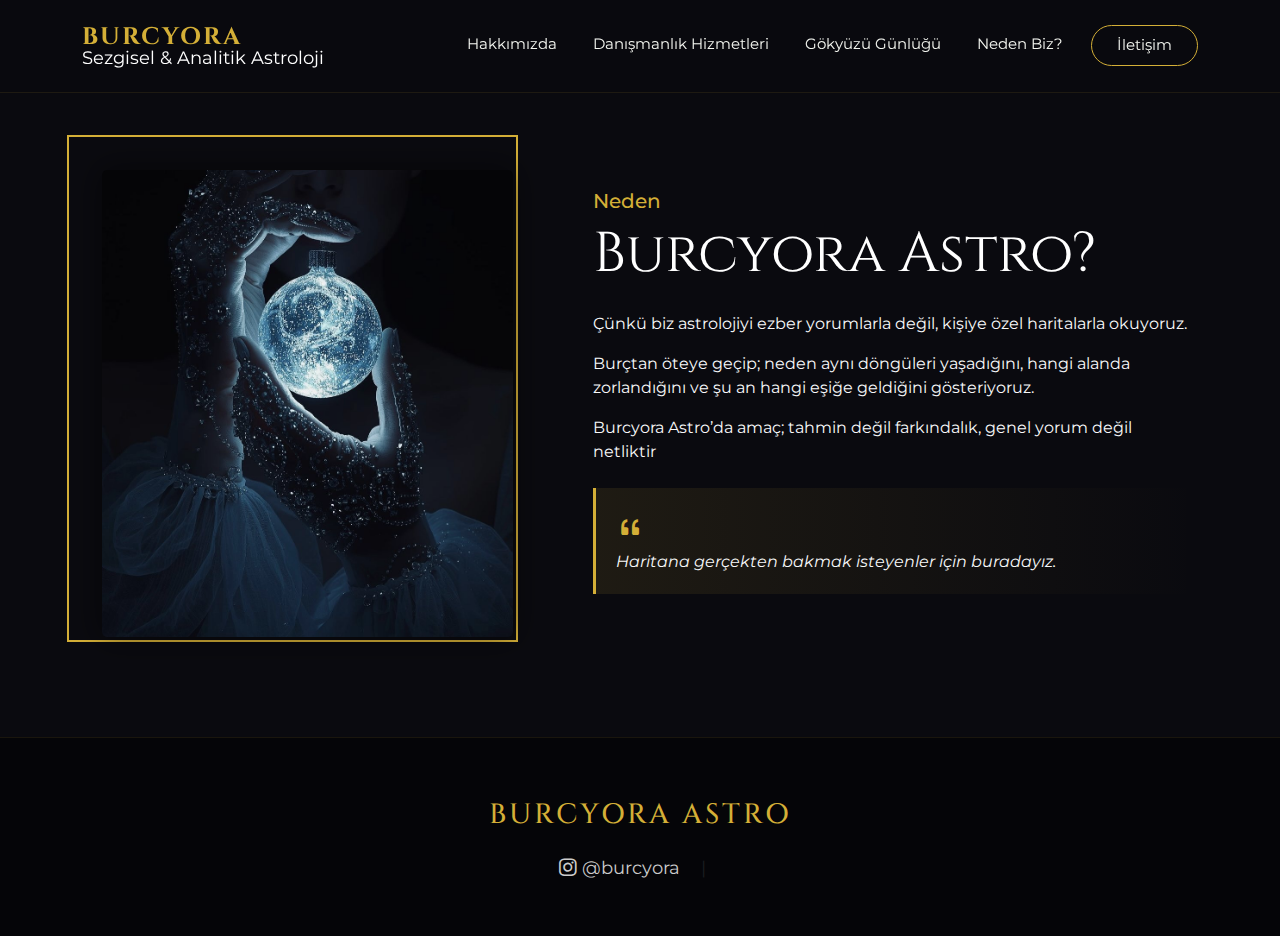
<file: nedenbiz.html>
<!DOCTYPE html>
<html lang="en">

<head>
    <meta charset="UTF-8">
    <meta name="viewport" content="width=device-width, initial-scale=1.0">
    <title>Burçyora Astro</title>
    <link href="https://cdn.jsdelivr.net/npm/bootstrap@5.3.0/dist/css/bootstrap.min.css" rel="stylesheet">
    <link
        href="https://fonts.googleapis.com/css2?family=Cinzel:wght@400;700&family=Montserrat:wght@300;400&display=swap"
        rel="stylesheet">
    <link rel="stylesheet" href="https://cdn.jsdelivr.net/npm/bootstrap-icons@1.11.0/font/bootstrap-icons.css">
    <link rel="stylesheet" href="style.css">
</head>

<body>
    <nav class="navbar navbar-expand-lg fixed-top">
        <div class="container">
            <!-- <a class="navbar-brand logo-text" href="/index.html">BURCYORA ASTRO </a> -->
            <a class="navbar-brand d-flex flex-column" href="/index.html" style="line-height: 1;">
                <span class="logo-text">BURCYORA</span>
                <span class="logo-slogan small" style="color: white">Sezgisel & Analitik Astroloji</span>
            </a>


            <button class="navbar-toggler" type="button" data-bs-toggle="collapse" data-bs-target="#navbarNav">
                <span class="navbar-toggler-icon" style="filter: invert(1);"></span>
            </button>

            <div class="collapse navbar-collapse justify-content-end" id="navbarNav">
                <ul class="navbar-nav">
                    <ul class="navbar-nav">
                        <li class="nav-item"><a class="nav-link" href="/hakkimizda.html">Hakkımızda</a></li>
                        <li class="nav-item"><a class="nav-link" href="/danismanlikhizmetleri.html">Danışmanlık
                                Hizmetleri</a>
                        </li>
                        <li class="nav-item"><a class="nav-link" href="/blog.html">Gökyüzü Günlüğü</a></li>
                        <li class="nav-item"><a class="nav-link" href="/nedenbiz.html">Neden Biz?</a></li>

                        <li class="nav-item"><a class="nav-link btn-iletisim" href="/iletisim.html">İletişim</a></li>
                    </ul>
                </ul>
            </div>
        </div>
    </nav>
    <section class="about-hero-section">
        <div class="container">
            <div class="row align-items-center">

                <div class="col-lg-5 mb-5 mb-lg-0">
                    <div class="about-portrait-wrapper">
                        <img src="/assets/img/nedenbiz.jpeg" alt="Burçyora" class="img-fluid about-portrait">
                        <div class="portrait-border"></div>
                    </div>
                </div>

                <div class="col-lg-7 ps-lg-5">
                    <h5 class="text-gold mb-2">Neden </h5>
                    <h1 class="display-4 text-white mb-4" style="font-family: 'Cinzel', serif;"> Burcyora Astro?</h1>

                    <div class="about-content text-light">
                        <!-- <p class="lead">
                            Sezgisel & Analitik Astroloji Danışmanı
                        </p> -->
                        <p>
                            Çünkü biz astrolojiyi ezber yorumlarla değil,
                            kişiye özel haritalarla okuyoruz.

                        </p>
                        <p> Burçtan öteye geçip;
                            neden aynı döngüleri yaşadığını,
                            hangi alanda zorlandığını
                            ve şu an hangi eşiğe geldiğini gösteriyoruz.</p>
                        <p>
                            Burcyora Astro’da amaç;
                            tahmin değil farkındalık,
                            genel yorum değil netliktir
                        </p>

                        <div class="motto-box mt-4 mb-4">
                            <i class="bi bi-quote text-gold fs-3"></i>
                            <p class="mb-0 fst-italic">Haritana gerçekten bakmak isteyenler için buradayız.</p>
                        </div>
                    </div>
                </div>

            </div>
        </div>
    </section>
    <footer id="iletisim" class="site-footer text-center">
        <div class="container">

            <h3 class="footer-logo mb-4">BURCYORA ASTRO</h3>

            <div class="social-icons mb-4">
                <a href="https://instagram.com/burcyora" target="_blank" class="social-link">
                    <i class="bi bi-instagram"></i> @burcyora
                    <span class="mx-3 text-muted">|</span>
    </footer>
</body>
<script src="https://cdn.jsdelivr.net/npm/bootstrap@5.3.0/dist/js/bootstrap.bundle.min.js"></script>

</html>
</file>
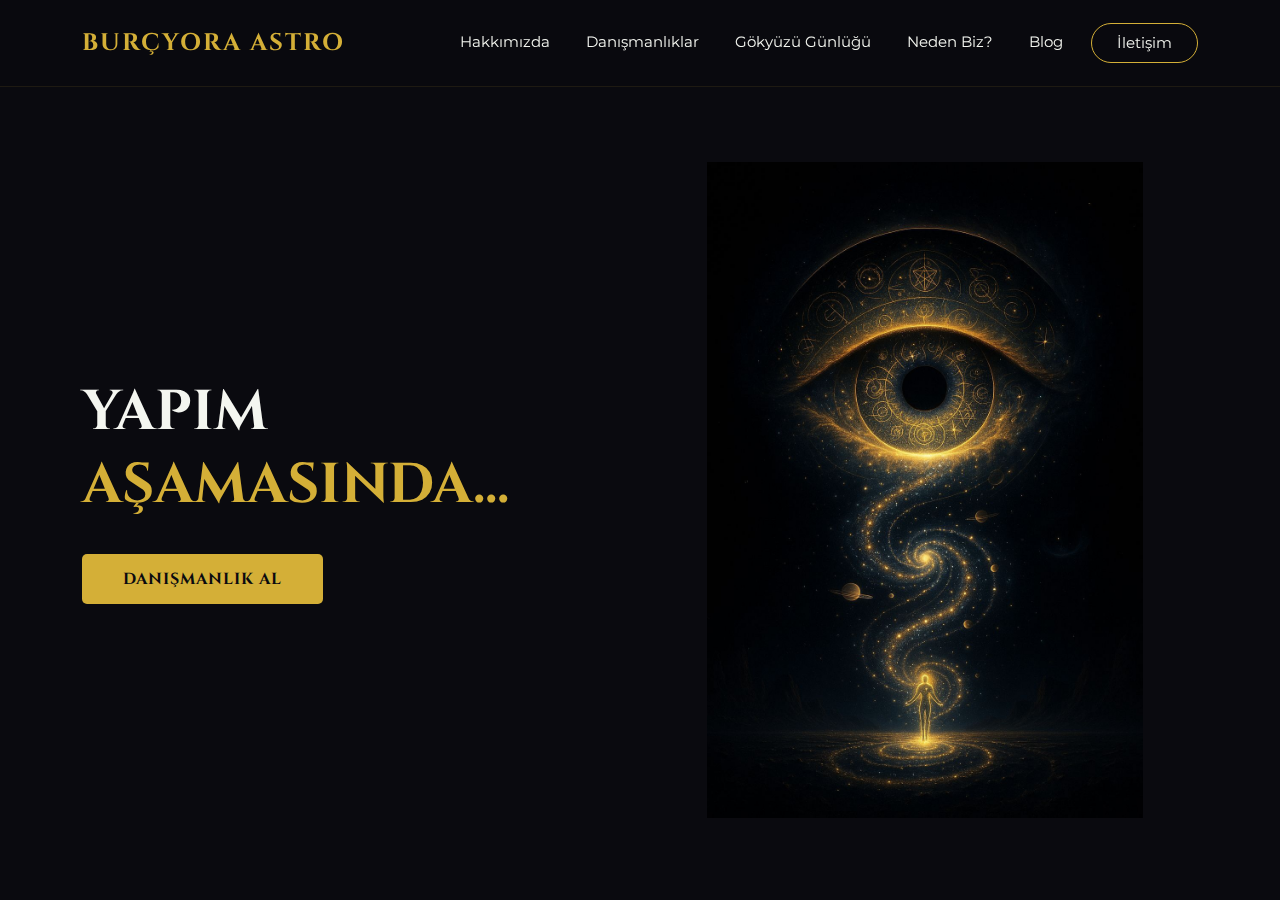
<file: skydiary.html>
<!DOCTYPE html>
<html lang="en">

<head>
    <meta charset="UTF-8">
    <meta name="viewport" content="width=device-width, initial-scale=1.0">
    <title>Burçyora Astro</title>
    <link href="https://cdn.jsdelivr.net/npm/bootstrap@5.3.0/dist/css/bootstrap.min.css" rel="stylesheet">
    <link
        href="https://fonts.googleapis.com/css2?family=Cinzel:wght@400;700&family=Montserrat:wght@300;400&display=swap"
        rel="stylesheet">
    <link rel="stylesheet" href="https://cdn.jsdelivr.net/npm/bootstrap-icons@1.11.0/font/bootstrap-icons.css">
    <link rel="stylesheet" href="style.css">
</head>

<body>
    <nav class="navbar navbar-expand-lg fixed-top">
        <div class="container">
            <a class="navbar-brand logo-text" href="/index.html">BURÇYORA ASTRO</a>

            <button class="navbar-toggler" type="button" data-bs-toggle="collapse" data-bs-target="#navbarNav">
                <span class="navbar-toggler-icon" style="filter: invert(1);"></span>
            </button>

            <div class="collapse navbar-collapse justify-content-end" id="navbarNav">
                <ul class="navbar-nav">
                    <ul class="navbar-nav">
                        <li class="nav-item"><a class="nav-link" href="/about.html">Hakkımızda</a></li>
                        <li class="nav-item"><a class="nav-link" href="/consultancy.html">Danışmanlıklar</a></li>
                        <li class="nav-item"><a class="nav-link" href="/skydiary.html">Gökyüzü Günlüğü</a></li>
                        <li class="nav-item"><a class="nav-link" href="/whyus.html">Neden Biz?</a></li>
                        <li class="nav-item"><a class="nav-link" href="/blog.html">Blog</a></li>
                        <li class="nav-item"><a class="nav-link btn-iletisim" href="/danismanlik.html">İletişim</a></li>
                    </ul>
                </ul>
            </div>
        </div>
    </nav>
    <section class="hero-section d-flex align-items-center">
        <div class="container">
            <div class="row align-items-center">
                <div class="col-lg-6 hero-content">
                    <h1 class="display-4 fw-bold">YAPIM <br> <span class="text-gold">AŞAMASINDA...</span>
                    </h1>

                    <a href="/danismanlik.html" class="btn btn-gold mt-4">DANIŞMANLIK AL</a>
                </div>

                <div class="col-lg-6 text-center position-relative">
                    <div class="glow-effect"></div>
                    <img src="/assets/img/underconst.jpeg" alt="Astroloji ve Kelebek" class="img-fluid hero-image">
                </div>
            </div>
        </div>
    </section>
</body>
<script src="https://cdn.jsdelivr.net/npm/bootstrap@5.3.0/dist/js/bootstrap.bundle.min.js"></script>

</html>
</file>
<file: style.css>
/* --- GENEL AYARLAR --- */
:root {
    --bg-color: #0a0a0f;
    /* Gece Siyahi */
    --gold: #D4AF37;
    /* Altın */
    --text-light: #F4F6F0;
    /* Ay Işığı Beyazı */
    --font-heading: 'Cinzel', serif;
    --font-body: 'Montserrat', sans-serif;
}

body {
    background-color: var(--bg-color);
    color: var(--text-light);
    font-family: var(--font-body);
    overflow-x: hidden;
    /* Taşmaları engelle */
}

/* --- MENÜ (NAVBAR) --- */
.navbar {
    background-color: rgba(10, 10, 15, 0.95);
    /* Arkası hafif şeffaf siyah */
    padding: 20px 0;
    border-bottom: 1px solid rgba(212, 175, 55, 0.1);
    /* İncecik altın çizgi */
}

.logo-text {
    font-family: var(--font-heading);
    color: var(--gold) !important;
    font-size: 1.5rem;
    letter-spacing: 2px;
    font-weight: 700;
}

.nav-link {
    color: var(--text-light) !important;
    margin-left: 20px;
    font-size: 0.95rem;
    transition: 0.3s;
}

.nav-link:hover {
    color: var(--gold) !important;
}

/* İletişim butonu özel stil */
.btn-iletisim {
    border: 1px solid var(--gold);
    border-radius: 50px;
    padding: 8px 25px !important;
}

.btn-iletisim:hover {
    background-color: var(--gold);
    color: #000 !important;
}

/* --- HERO SECTION (GİRİŞ) --- */
.hero-section {
    min-height: 100vh;
    /* Tüm ekranı kapla */
    padding-top: 80px;
    /* Menünün altında kalmasın diye boşluk */
}

.hero-content h1 {
    font-family: var(--font-heading);
    color: var(--text-light);
    line-height: 1.3;
}

.text-gold {
    color: var(--gold);
}

.hero-content p {
    color: #cccccc;
    font-weight: 300;
    max-width: 500px;
}

/* --- ÖZEL BUTON --- */
.btn-gold {
    background-color: var(--gold);
    color: #0a0a0f;
    padding: 12px 40px;
    font-family: var(--font-heading);
    font-weight: 700;
    border-radius: 5px;
    transition: 0.4s;
    text-transform: uppercase;
    letter-spacing: 1px;
}

.btn-gold:hover {
    background-color: #fff;
    color: var(--gold);
    box-shadow: 0 0 20px rgba(212, 175, 55, 0.4);
}

/* --- GÖRSEL EFEKTLERİ --- */
.hero-image {
    max-width: 80%;
    /* Resmi biraz küçült, çok devasa olmasın */
    animation: float 6s ease-in-out infinite;
    /* Hafif süzülme efekti */
    z-index: 2;
    position: relative;
}

/* Resmin arkasındaki altın parıltı */
.glow-effect {
    position: absolute;
    width: 300px;
    height: 300px;
    background: radial-gradient(circle, rgba(212, 175, 55, 0.2) 0%, rgba(0, 0, 0, 0) 70%);
    top: 50%;
    left: 50%;
    transform: translate(-50%, -50%);
    z-index: 1;
}

/* Kelebeğin havada süzülme animasyonu */
@keyframes float {
    0% {
        transform: translateY(0px);
    }

    50% {
        transform: translateY(-20px);
    }

    100% {
        transform: translateY(0px);
    }
}

/* Mobilde hizalama */
@media (max-width: 991px) {
    .hero-content {
        text-align: center;
        margin-bottom: 50px;
    }

    .hero-content p {
        margin: 15px auto;
    }
}


/* --- BEN KİMİM BÖLÜMÜ --- */
.about-section {
    padding: 100px 0;
    /* Üstten ve alttan geniş boşluk */
    background-color: #0f0f14;
    /* Hero'dan çok hafif farklı bir ton (Derinlik katar) */
}

.section-title {
    font-family: var(--font-heading);
    font-size: 2.5rem;
    color: var(--text-light);
    border-left: 3px solid var(--gold);
    /* Sol tarafa şık bir çizgi */
    padding-left: 20px;
    /* Çizgi ile yazı arası boşluk */
}

.about-text {
    color: #cccccc;
    font-size: 1.1rem;
    line-height: 1.8;
    /* Okunabilirliği artırır */
    margin-top: 20px;
}

/* Resim Çerçevesi Efekti */
.about-image-box {
    position: relative;
    padding: 15px;
    /* Resim ile çerçeve arasındaki boşluk */
    border: 1px solid var(--gold);
    /* İnce altın çerçeve */
    border-radius: 2px;
    /* Keskin köşeler yerine çok hafif yumuşaklık */
    transition: transform 0.3s ease;
}

.about-image-box img {
    border-radius: 2px;
    filter: sepia(20%) contrast(110%);
    /* Resme hafif eski/mistik bir hava katar */
}

.about-image-box:hover {
    transform: translateY(-5px);
    /* Üzerine gelince hafifçe yukarı kalkar */
    box-shadow: 0 10px 30px rgba(212, 175, 55, 0.15);
    /* Altın gölge */
}

/* İmza Alanı */
.signature {
    font-family: 'Cinzel', serif;
    /* El yazısı fontu da kullanabiliriz ama Cinzel şık durur */
    color: var(--gold);
    font-size: 1.2rem;
    font-style: italic;
    letter-spacing: 2px;
}

/* --- HİZMETLER BÖLÜMÜ --- */
.services-section {
    padding: 100px 0;
    background-color: #0a0a0f;
    /* Ana arka plan rengi */
}

/* Hizmet Kutusu Tasarımı */
.service-box {
    background-color: #111116;
    /* Kutunun kendi rengi (biraz daha açık siyah) */
    border: 1px solid rgba(212, 175, 55, 0.2);
    /* Çok silik altın çerçeve */
    padding: 40px 20px;
    border-radius: 8px;
    transition: all 0.4s ease;
    height: 100%;
    /* Kutuların boyunu eşitle */
}

/* Kutuya mouse ile gelince ne olsun? */
.service-box:hover {
    border-color: var(--gold);
    /* Çerçeve parlasın */
    transform: translateY(-10px);
    /* Kutu yukarı kalksın */
    box-shadow: 0 10px 30px rgba(212, 175, 55, 0.1);
    /* Altın gölge */
}

/* İkon Tasarımı */
.icon-wrapper {
    font-size: 3rem;
    color: var(--gold);
    margin-bottom: 20px;
}

.service-box h3 {
    font-family: var(--font-heading);
    color: var(--text-light);
    font-size: 1.5rem;
    margin-bottom: 20px;
}

/* Liste (Maddeler) Tasarımı */
.service-list {
    list-style: none;
    /* Noktaları kaldır */
    padding: 0;
    margin-bottom: 25px;
    color: #cccccc;
}

.service-list li {
    margin-bottom: 10px;
    font-size: 0.95rem;
}

/* Her maddenin başına küçük altın bir çizgi koyalım */
.service-list li::before {
    content: "•";
    color: var(--gold);
    font-weight: bold;
    display: inline-block;
    width: 1em;
    margin-left: -1em;
}

/* İçi Boş Altın Buton (Outline Button) */
.btn-outline-gold {
    color: var(--gold);
    border: 1px solid var(--gold);
    padding: 8px 30px;
    border-radius: 50px;
    transition: 0.3s;
    font-family: var(--font-heading);
    text-transform: uppercase;
    font-size: 0.85rem;
}

.btn-outline-gold:hover {
    background-color: var(--gold);
    color: #000;
}

/* --- HİZMET KUTULARI ARKA PLAN AYARLARI --- */

/* Tüm kutular için ortak ayar: Resmi ortala ve kapla */
.service-box {
    background-size: cover !important;
    background-position: center !important;
    background-repeat: no-repeat !important;
    /* Yazıların daha net okunması için hafif gölge */
    text-shadow: 0 2px 4px rgba(0, 0, 0, 0.8);
}

/* KUTU 1: Doğum Haritası */
.box-1 {
    /* Resim + %85 Siyah Karartma */
    background: linear-gradient(rgba(10, 10, 15, 0.85), rgba(10, 10, 15, 0.85)), url('/assets/img/services1.jpg');
}

/* KUTU 2: İlişki Uyumu */
.box-2 {
    background: linear-gradient(rgba(10, 10, 15, 0.85), rgba(10, 10, 15, 0.85)), url('/assets/img/services2.jpg');
}

/* KUTU 3: Kariyer */
.box-3 {
    background: linear-gradient(rgba(10, 10, 15, 0.85), rgba(10, 10, 15, 0.85)), url('/assets/img/services3.jpg');
}

/* KUTU 4: Transitler */
.box-4 {
    background: linear-gradient(rgba(10, 10, 15, 0.85), rgba(10, 10, 15, 0.85)), url('/assets/img/services4.jpg');
}

/* --- HOVER EFEKTİ (Önemli Dokunuş) --- */
/* Mouse ile üzerine gelince karartma biraz azalsın, resim ortaya çıksın */
.service-box:hover.box-1 {
    background: linear-gradient(rgba(10, 10, 15, 0.60), rgba(10, 10, 15, 0.60)), url('/assets/img/services1.jpg');
}

.service-box:hover.box-2 {
    background: linear-gradient(rgba(10, 10, 15, 0.60), rgba(10, 10, 15, 0.60)), url('/assets/img/services2.jpg');
}

.service-box:hover.box-3 {
    background: linear-gradient(rgba(10, 10, 15, 0.60), rgba(10, 10, 15, 0.60)), url('/assets/img/services3.jpg');
}

.service-box:hover.box-4 {
    background: linear-gradient(rgba(10, 10, 15, 0.60), rgba(10, 10, 15, 0.60)), url('/assets/img/services4.jpg');
}

/* --- GÖKYÜZÜ GÜNLÜĞÜ --- */
.journal-section {
    padding: 80px 0;
    background-color: #0f0f14;
    /* Ben Kimim bölümüyle aynı ton */
}

/* Başlığın altındaki ince altın çizgi */
.gold-divider {
    width: 100px;
    height: 2px;
    background-color: var(--gold);
    margin-top: 20px;
    position: relative;
}

/* Çizginin ortasına minik yıldız koyalım */
.gold-divider::after {
    content: "★";
    color: var(--gold);
    background-color: #0f0f14;
    padding: 0 10px;
    position: absolute;
    top: 50%;
    left: 50%;
    transform: translate(-50%, -50%);
    font-size: 14px;
}

/* Liste Tasarımı */
.journal-list {
    display: flex;
    flex-direction: column;
    gap: 15px;
    /* Maddeler arası boşluk */
}

.journal-item {
    display: flex;
    align-items: center;
    justify-content: space-between;
    background-color: rgba(255, 255, 255, 0.03);
    /* Çok hafif şeffaf beyaz */
    border: 1px solid rgba(212, 175, 55, 0.1);
    padding: 20px 30px;
    border-radius: 50px;
    /* Hap şeklinde yuvarlak kenarlar */
    text-decoration: none;
    transition: 0.3s;
}

.journal-text {
    color: var(--text-light);
    font-size: 1.1rem;
    font-weight: 500;
    flex-grow: 1;
    text-align: left;
    padding-left: 20px;
}

.journal-icon,
.journal-arrow {
    color: var(--gold);
    font-size: 1.2rem;
}

/* Hover (Üzerine Gelince) */
.journal-item:hover {
    background-color: var(--gold);
    /* Arka plan altın olsun */
    border-color: var(--gold);
    transform: translateX(10px);
    /* Hafif sağa kaysın */
}

.journal-item:hover .journal-text,
.journal-item:hover .journal-icon,
.journal-item:hover .journal-arrow {
    color: #000;
    /* Yazılar siyah olsun */
}

/* --- FOOTER (ALT KISIM) --- */
.site-footer {
    padding: 60px 0 30px;
    background-color: #050508;
    /* En koyu siyah */
    border-top: 1px solid rgba(212, 175, 55, 0.1);
}

.footer-logo {
    font-family: var(--font-heading);
    color: var(--gold);
    letter-spacing: 3px;
}

.social-link {
    color: #cccccc;
    text-decoration: none;
    font-size: 1.1rem;
    transition: 0.3s;
}

.social-link:hover {
    color: var(--gold);
}

.footer-divider {
    border-color: rgba(255, 255, 255, 0.1);
    margin: 30px auto;
    width: 50%;
}

.copyright-text {
    color: #666;
    font-size: 0.9rem;
}

/* --- İLETİŞİM FORMU TASARIMI --- */
.contact-form-section {
    padding: 80px 0;
    background-color: #0a0a0f;
    /* Ana siyah */
}

/* Form Kutusu ve Alanları */
.custom-input {
    background-color: rgba(255, 255, 255, 0.05) !important;
    /* Çok hafif şeffaf */
    border: 1px solid rgba(212, 175, 55, 0.3) !important;
    /* Silik altın çerçeve */
    color: #fff !important;
    /* Yazı rengi beyaz */
    border-radius: 8px;
    padding: 12px;
}

/* Form alanına tıklayınca (Focus) */
.custom-input:focus {
    background-color: rgba(255, 255, 255, 0.1) !important;
    border-color: var(--gold) !important;
    /* Çerçeve parlasın */
    box-shadow: 0 0 10px rgba(212, 175, 55, 0.2) !important;
    /* Hafif altın ışık */
    color: var(--gold) !important;
}

/* Tarih ve Saat ikonlarının rengini düzeltme (Webkit tarayıcılar için) */
::-webkit-calendar-picker-indicator {
    filter: invert(1);
    /* İkonları beyaza çevirir */
    cursor: pointer;
}

/* Select kutusu ok işareti */
.form-select {
    background-image: url("data:image/svg+xml,%3csvg xmlns='http://www.w3.org/2000/svg' viewBox='0 0 16 16'%3e%3cpath fill='none' stroke='%23D4AF37' stroke-linecap='round' stroke-linejoin='round' stroke-width='2' d='m2 5 6 6 6-6'/%3e%3c/svg%3e") !important;
}

/* Form Etiketleri */
.form-label {
    font-size: 0.9rem;
    font-weight: 500;
    margin-bottom: 8px;
    letter-spacing: 0.5px;
}

/* --- İLETİŞİM SAYFASI ÖZEL (Mini Sayfa) --- */

.contact-page-body {
    background-color: #0a0a0f;
    height: 100vh;
    /* Sayfa yüksekliği ekran kadar olsun */
    overflow: hidden;
    /* Kaydırma çubuğunu gizle (sığarsa) */
}

.contact-card-section {
    height: 100vh;
    /* İçeriği dikeyde ortalamak için */
}

.contact-card {
    background-color: #0f0f14;
    border: 1px solid var(--gold);
    /* Altın Çerçeve */
    padding: 50px 40px;
    border-radius: 15px;
    box-shadow: 0 0 50px rgba(212, 175, 55, 0.15);
    /* Altın ışık yayma efekti */
    position: relative;
}

/* En üstteki büyük ikon */
.contact-icon-top {
    font-size: 3rem;
    color: var(--gold);
    margin-bottom: 20px;
}

/* İletişim Satırları (Email & Insta) */
.contact-item {
    display: flex;
    align-items: center;
    background-color: rgba(255, 255, 255, 0.03);
    padding: 15px;
    border-radius: 10px;
    transition: 0.3s;
}

.contact-item:hover {
    background-color: rgba(212, 175, 55, 0.1);
    transform: translateX(5px);
}

.contact-link {
    color: #fff;
    text-decoration: none;
    font-family: 'Montserrat', sans-serif;
    font-size: 1.1rem;
    transition: 0.3s;
}

.contact-link:hover {
    color: var(--gold);
}

/* Alt kısımdaki not */
.contact-note {
    background-color: rgba(212, 175, 55, 0.05);
    padding: 10px;
    border-radius: 50px;
    font-size: 0.85rem;
    color: #ccc;
    border: 1px dashed rgba(212, 175, 55, 0.3);
}

/* Mobilde ekran küçükse kaydırmaya izin ver */
@media (max-height: 700px) {
    .contact-page-body {
        height: auto;
        overflow: auto;
        padding: 50px 0;
    }
}

/* --- DANIŞMANLIK SAYFASI STİLLERİ --- */

.consulting-page-body {
    background-color: #0a0a0f;
    min-height: 100vh;
}

.pricing-section {
    padding: 120px 0 80px;
    /* Üstten boşluk (Navbar için) */
}

/* Fiyat Kartı Tasarımı */
.pricing-card {
    background-color: #0f0f14;
    border: 1px solid rgba(212, 175, 55, 0.2);
    /* Silik çerçeve */
    border-radius: 15px;
    padding: 40px 30px;
    text-align: center;
    transition: all 0.4s ease;
    height: 100%;
    position: relative;
}

/* Kartın Üzerine Gelince */
.pricing-card:hover {
    transform: translateY(-10px);
    /* Yukarı kalksın */
    border-color: var(--gold);
    /* Çerçeve altın olsun */
    box-shadow: 0 10px 40px rgba(212, 175, 55, 0.15);
    /* Altın ışık */
}

/* Ortadaki Kartı (Synastry) biraz farklı yapalım mı? */
.featured-card {
    background: linear-gradient(to bottom, #0f0f14, #16161e);
    border-color: rgba(212, 175, 55, 0.5);
    /* Daha belirgin çerçeve */
}

/* Tepe İkonu (Emoji) */
.card-icon {
    font-size: 3.5rem;
    margin-bottom: 20px;
    text-shadow: 0 0 20px rgba(212, 175, 55, 0.3);
}

/* Paket Başlığı */
.package-title {
    font-family: 'Cinzel', serif;
    color: var(--gold);
    font-size: 1.4rem;
    margin-bottom: 10px;
    min-height: 60px;
    /* Başlıklar 2 satır olsa bile hizalı dursun */
    display: flex;
    align-items: center;
    justify-content: center;
}

/* Süre Bilgisi */
.package-duration {
    color: #999;
    font-size: 0.9rem;
    margin-bottom: 25px;
    background-color: rgba(255, 255, 255, 0.05);
    display: inline-block;
    padding: 5px 15px;
    border-radius: 20px;
}

/* Özellik Listesi */
.package-features {
    list-style: none;
    padding: 0;
    margin-bottom: 30px;
    text-align: left;
    /* Maddeler sola hizalı olsun */
    color: #ddd;
}

.package-features li {
    margin-bottom: 12px;
    font-size: 1rem;
    display: flex;
    align-items: center;
    gap: 10px;
}

/* Fiyat Etiketi */
.price-tag {
    font-size: 2rem;
    font-weight: 700;
    color: #fff;
    font-family: 'Montserrat', sans-serif;
    margin-bottom: 10px;
}

.price-tag::after {
    content: " (KDV Dahil)";
    font-size: 0.7rem;
    color: #666;
    font-weight: normal;
    display: block;
}

/* --- HAKKIMDA SAYFASI STİLLERİ --- */

.about-page-body {
    background-color: #0a0a0f;
    min-height: 100vh;
}

.about-hero-section {
    padding: 150px 0 80px;
    /* Navbar payı */
}

/* Portre Resmi Tasarımı */
.about-portrait-wrapper {
    position: relative;
    padding: 20px;
}

.about-portrait {
    border-radius: 5px;
    filter: grayscale(20%);
    /* Hafif siyah beyaz ton */
    position: relative;
    z-index: 2;
    box-shadow: 0 0 30px rgba(0, 0, 0, 0.5);
}

/* Resmin arkasındaki altın çerçeve efekti */
.portrait-border {
    position: absolute;
    top: 0;
    left: 0;
    width: 100%;
    height: 100%;
    border: 2px solid var(--gold);
    transform: translate(-15px, -15px);
    /* Çerçeveyi biraz kaydır */
    z-index: 1;
    transition: 0.3s;
}

.about-portrait-wrapper:hover .portrait-border {
    transform: translate(-5px, -5px);
    /* Hover olunca çerçeve resme yaklaşsın */
}

/* Motto Kutusu */
.motto-box {
    border-left: 3px solid var(--gold);
    background: linear-gradient(90deg, rgba(212, 175, 55, 0.1) 0%, rgba(0, 0, 0, 0) 100%);
    padding: 20px;
    border-radius: 0 10px 10px 0;
}

/* --- DEĞERLER / PRENSİPLER BÖLÜMÜ --- */
.values-section {
    padding: 60px 0 100px;
    background-color: #0f0f14;
    /* Hafif ton farkı */
}

.value-card {
    padding: 30px 15px;
    border-radius: 10px;
    border: 1px solid rgba(255, 255, 255, 0.05);
    transition: 0.3s;
}

.value-card:hover {
    border-color: var(--gold);
    transform: translateY(-5px);
    background-color: rgba(212, 175, 55, 0.05);
}

.value-card h4 {
    font-family: 'Cinzel', serif;
    letter-spacing: 1px;
    margin-bottom: 10px;
}
</file>
